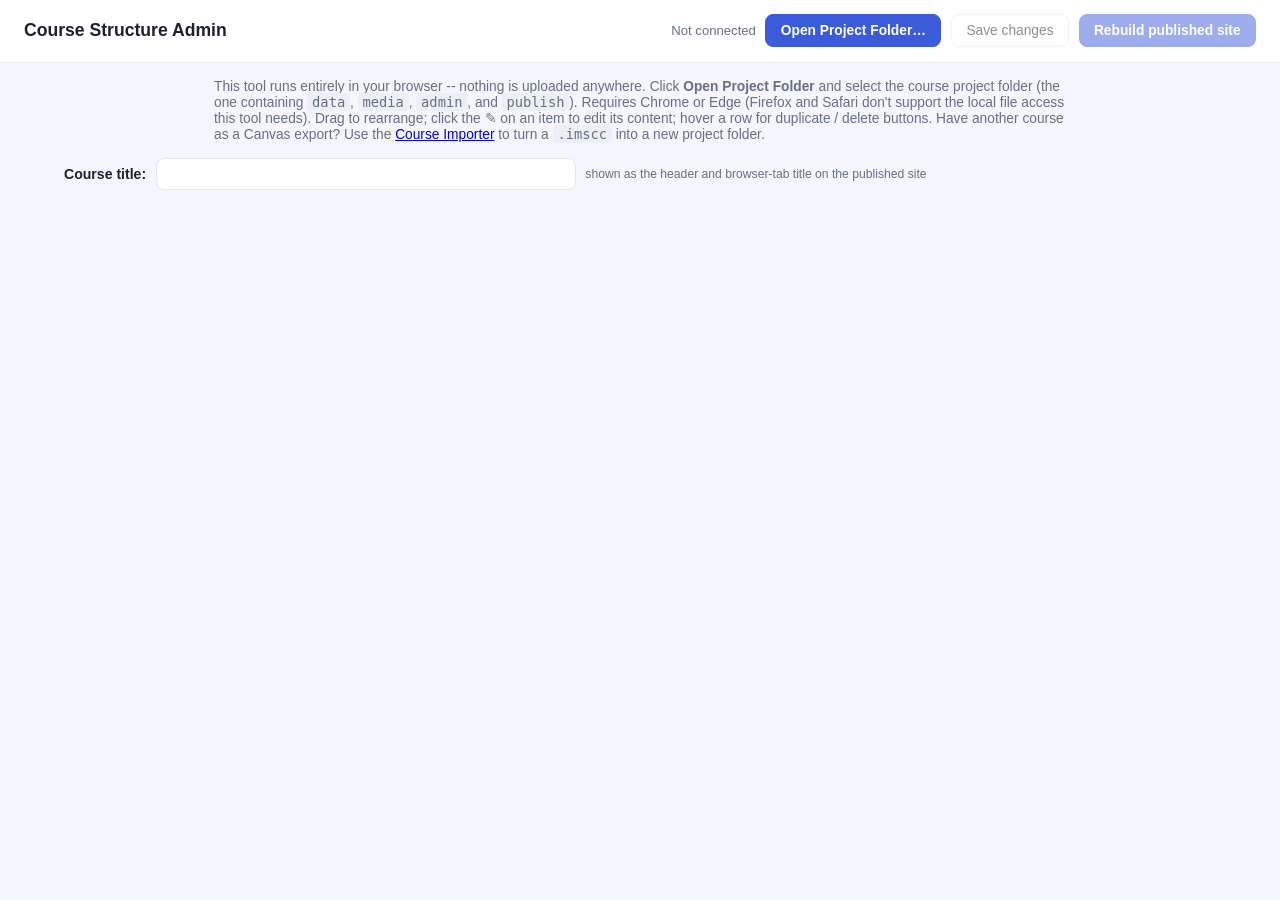
<file: admin/index.html>
<!DOCTYPE html>
<html lang="en">
<head>
<meta charset="utf-8">
<meta name="viewport" content="width=device-width, initial-scale=1">
<title>Course Admin</title>
<link rel="stylesheet" href="admin.css">
</head>
<body>
<header class="admin-header">
  <h1>Course Structure Admin</h1>
  <div class="admin-actions">
    <span id="status" class="status">Not connected</span>
    <button id="btn-open" class="btn btn--primary" type="button">Open Project Folder&hellip;</button>
    <button id="btn-save" class="btn" type="button" disabled>Save changes</button>
    <button id="btn-rebuild" class="btn btn--primary" type="button" disabled>Rebuild published site</button>
  </div>
</header>
<p class="hint" id="hint">
  This tool runs entirely in your browser -- nothing is uploaded anywhere. Click
  <strong>Open Project Folder</strong> and select the course project folder (the one containing
  <code>data</code>, <code>media</code>, <code>admin</code>, and <code>publish</code>). Requires
  Chrome or Edge (Firefox and Safari don't support the local file access this tool needs).
  Drag to rearrange; click the &#9998; on an item to edit its content; hover a row for
  duplicate / delete buttons. Have another course as a Canvas export? Use the
  <a href="import.html">Course Importer</a> to turn a <code>.imscc</code> into a new project folder.
</p>
<div id="course-bar" class="course-bar" hidden>
  <label for="course-title"><strong>Course title:</strong></label>
  <input id="course-title" type="text" spellcheck="false">
  <span class="course-bar__note">shown as the header and browser-tab title on the published site</span>
</div>
<div id="board" class="board"></div>
<pre id="log" class="log" hidden></pre>

<!-- ============ content editor overlay ============ -->
<div id="ed-overlay" class="ed-overlay" hidden>
  <div class="ed-backdrop"></div>
  <div class="ed-dialog">
    <div class="ed-head">
      <input id="ed-title" class="ed-title" type="text" placeholder="Item title" spellcheck="false">
      <span id="ed-kind" class="item-kind"></span>
      <button id="ed-html-toggle" class="btn" type="button" title="Switch between visual editing and raw HTML">&lt;/&gt; HTML</button>
    </div>
    <div class="ed-toolbar" id="ed-toolbar">
      <button type="button" data-cmd="undo" title="Undo (Ctrl+Z)">&#8630;</button>
      <button type="button" data-cmd="redo" title="Redo (Ctrl+Y)">&#8631;</button>
      <span class="ed-sep"></span>
      <select id="ed-block" title="Paragraph style">
        <option value="">Style</option>
        <option value="P">Paragraph</option>
        <option value="H2">Heading 2</option>
        <option value="H3">Heading 3</option>
        <option value="H4">Heading 4</option>
        <option value="PRE">Code block</option>
        <option value="BLOCKQUOTE">Quote</option>
      </select>
      <select id="ed-font" title="Typeface">
        <option value="">Font</option>
        <option value="inherit">(default)</option>
        <option value="Arial, Helvetica, sans-serif" style="font-family: Arial, Helvetica, sans-serif;">Arial</option>
        <option value="Verdana, Geneva, sans-serif" style="font-family: Verdana, Geneva, sans-serif;">Verdana</option>
        <option value="'Trebuchet MS', sans-serif" style="font-family: 'Trebuchet MS', sans-serif;">Trebuchet MS</option>
        <option value="Georgia, serif" style="font-family: Georgia, serif;">Georgia</option>
        <option value="'Times New Roman', Times, serif" style="font-family: 'Times New Roman', Times, serif;">Times New Roman</option>
        <option value="'Courier New', Courier, monospace" style="font-family: 'Courier New', Courier, monospace;">Courier New</option>
        <option value="'Comic Sans MS', cursive" style="font-family: 'Comic Sans MS', cursive;">Comic Sans MS</option>
      </select>
      <select id="ed-size" title="Text size">
        <option value="">Size</option>
        <option value="inherit">(default)</option>
        <option value="8pt">8 pt</option>
        <option value="10pt">10 pt</option>
        <option value="12pt">12 pt</option>
        <option value="14pt">14 pt</option>
        <option value="18pt">18 pt</option>
        <option value="24pt">24 pt</option>
        <option value="36pt">36 pt</option>
      </select>
      <span class="ed-sep"></span>
      <button type="button" data-cmd="bold" title="Bold (Ctrl+B)"><b>B</b></button>
      <button type="button" data-cmd="italic" title="Italic (Ctrl+I)"><i>I</i></button>
      <button type="button" data-cmd="underline" title="Underline (Ctrl+U)"><u>U</u></button>
      <button type="button" data-cmd="strikeThrough" title="Strikethrough"><s>S</s></button>
      <button type="button" data-cmd="inlinecode" title="Wrap selection in inline code">&lt;/&gt;</button>
      <button type="button" data-cmd="removeFormat" title="Clear formatting">T&#10799;</button>
      <span class="ed-sep"></span>
      <button type="button" data-cmd="insertUnorderedList" title="Bulleted list">&bull; List</button>
      <button type="button" data-cmd="insertOrderedList" title="Numbered list">1. List</button>
      <button type="button" data-cmd="outdent" title="Decrease indent">&#8676;</button>
      <button type="button" data-cmd="indent" title="Increase indent">&#8677;</button>
      <span class="ed-sep"></span>
      <button type="button" data-cmd="link" title="Insert link">&#128279;</button>
      <button type="button" data-cmd="unlink" title="Remove link">Unlink</button>
      <button type="button" data-cmd="image" title="Insert image from the media library">&#128444;</button>
      <button type="button" data-cmd="table" title="Insert table">&#8862;</button>
      <button type="button" data-cmd="insertHorizontalRule" title="Horizontal line">&#8213;</button>
    </div>
    <div id="ed-visual" class="ed-visual" contenteditable="true" spellcheck="false"></div>
    <textarea id="ed-html" class="ed-html" hidden spellcheck="false"></textarea>
    <div id="ed-imgtool" class="ed-float" hidden>
      <label>Width <input id="imgtool-w" type="number" min="10" max="3000"> px</label>
      <button type="button" data-imgpct="25">25%</button>
      <button type="button" data-imgpct="50">50%</button>
      <button type="button" data-imgpct="100">100%</button>
      <button type="button" id="imgtool-reset" title="Back to the image's natural size">Reset</button>
    </div>
    <div id="ed-tbltool" class="ed-float" hidden>
      <label>Table width <input id="tbltool-w" type="text" placeholder="600 or 80%"></label>
      <button type="button" id="tbltool-100">100%</button>
      <button type="button" id="tbltool-auto">Auto</button>
      <button type="button" id="tbltool-clear" title="Remove every width setting from this table and its cells">Clear sizes</button>
      <span class="ed-float__hint">Tip: drag a cell's right border to resize columns</span>
    </div>
    <div class="ed-foot">
      <span class="ed-hint">Tip: paste or drag images straight into the editor &mdash; they're saved into the media folder automatically.</span>
      <button id="ed-cancel" class="btn" type="button">Cancel</button>
      <button id="ed-apply" class="btn btn--primary" type="button">Apply</button>
    </div>
  </div>
</div>

<!-- ============ media picker overlay ============ -->
<div id="mp-overlay" class="mp-overlay" hidden>
  <div class="mp-backdrop"></div>
  <div class="mp-dialog">
    <div class="mp-head">
      <strong>Insert image</strong>
      <input id="mp-filter" type="text" placeholder="Filter by file name&hellip;" spellcheck="false">
      <button id="mp-upload" class="btn" type="button" title="Copy a new image into the media folder">Upload new&hellip;</button>
      <button id="mp-close" class="btn" type="button">Cancel</button>
    </div>
    <div id="mp-grid" class="mp-grid"></div>
  </div>
</div>

<script src="admin.js"></script>
</body>
</html>
</file>
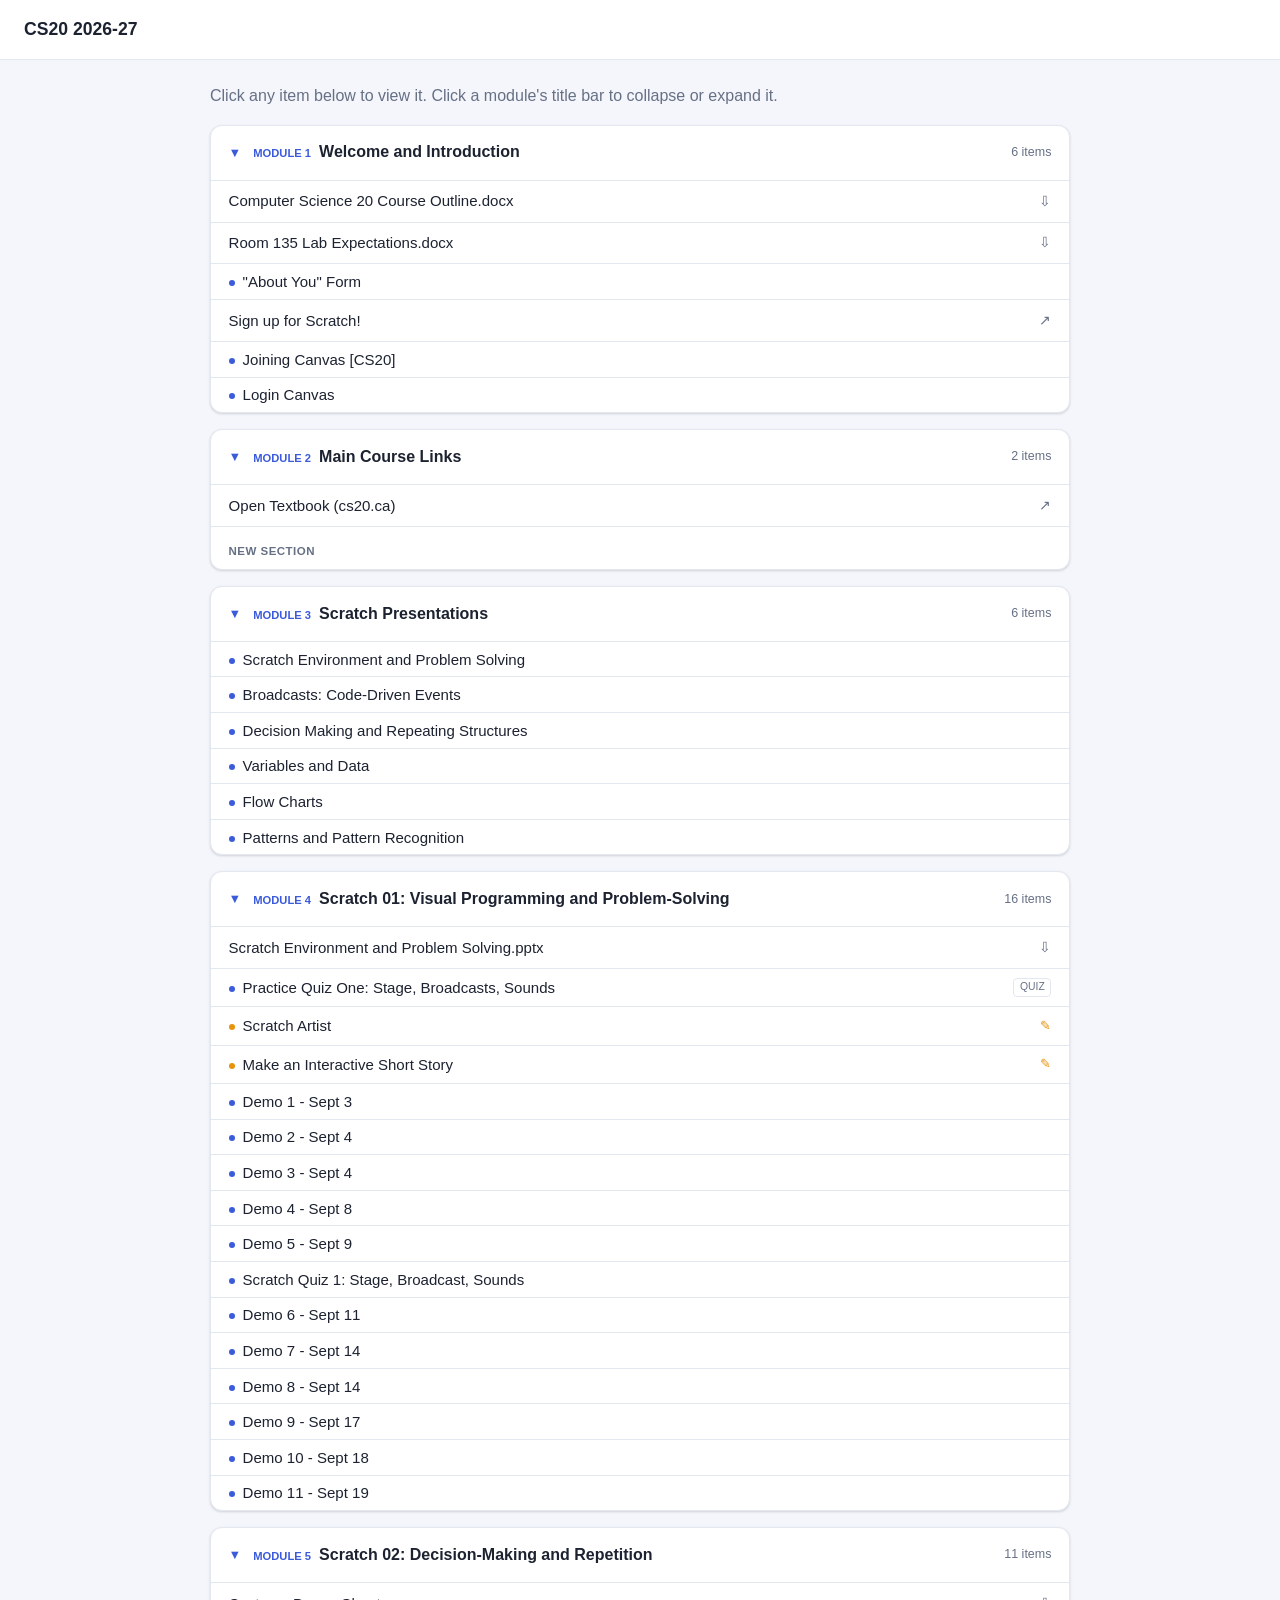
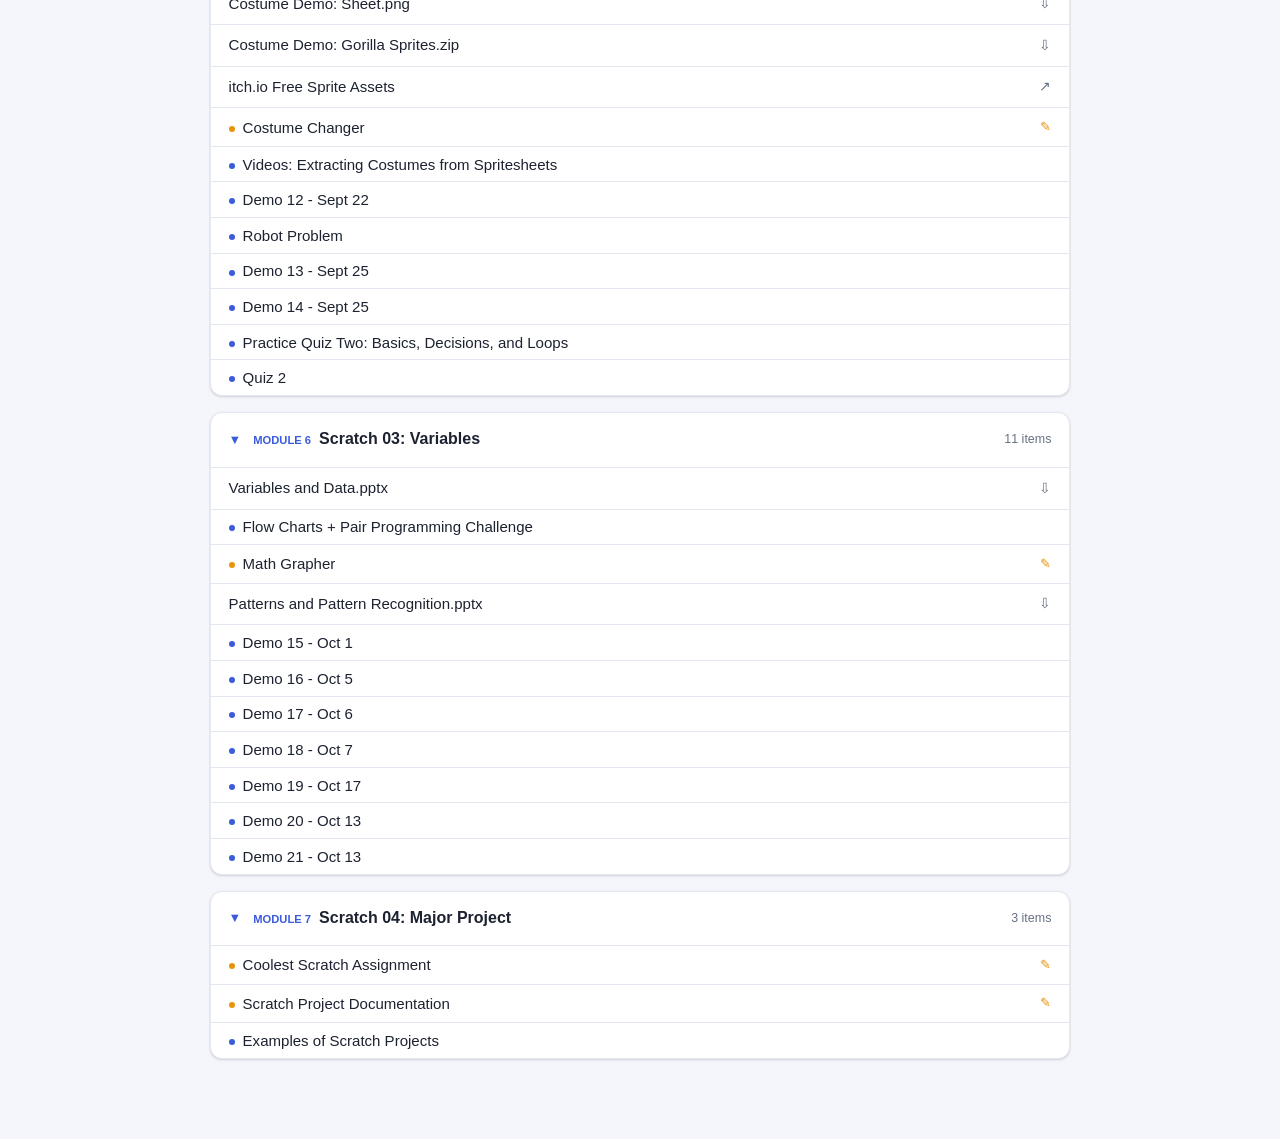
<file: publish/index.html>
<!DOCTYPE html>
<html lang="en">
<head>
<meta charset="utf-8">
<meta name="viewport" content="width=device-width, initial-scale=1">
<meta name="robots" content="noindex, nofollow, noarchive">
<title>CS20 2026-27</title>
<link rel="stylesheet" href="styles.css">
</head>
<body>
<header class="site-header">
  <span class="site-title">CS20 2026-27</span>
</header>

<main class="page-content">
  <p class="subtitle">Click any item below to view it. Click a module's title bar to collapse or expand it.</p>
  <div id="app"><p class="empty-note">Loading&hellip;</p></div>
</main>

<div id="item-overlay" class="overlay" hidden aria-hidden="true">
  <div class="overlay__backdrop" data-close></div>
  <div class="overlay__dialog" role="dialog" aria-modal="true" aria-labelledby="overlay-title">
    <div class="overlay__header">
      <h2 id="overlay-title" class="overlay__title"></h2>
      <button type="button" class="overlay__close" data-close aria-label="Close">&times;</button>
    </div>
    <div class="overlay__body"></div>
  </div>
</div>

<script id="site-data" type="application/json">{"site_title":"CS20 2026-27","modules":[{"id":"g91845993c5064874e3d78a3e156b6e75","slug":"01-welcome-and-introduction","title":"Welcome and Introduction","order":1,"items":[{"id":"g5f129f042e77a95aba22c080552499b5","kind":"file","title":"Computer Science 20 Course Outline.docx","nav_title":"Computer Science 20 Course Outline.docx","position":1,"published":true,"media_path":"media/web_resources/Computer-Science-20-Course-Outline.docx"},{"id":"g2e695c84068c3343bb5f97deb6b3b6ed","kind":"file","title":"Room 135 Lab Expectations.docx","nav_title":"Room 135 Lab Expectations.docx","position":2,"published":true,"media_path":"media/web_resources/Room-135-Lab-Expectations.docx"},{"id":"g63b6350ac749ba6158b2c3bce8c93046","kind":"page","title":"\"About You\" Form","nav_title":"\"About You\" Form","position":3,"published":true,"content_html":"<p><iframe src=\"https://docs.google.com/forms/d/e/1FAIpQLSegaIl3focUOhDIU2Z-i2d3DQUKVy0K6PmfbZacE_JIu9_ziQ/viewform?embedded=true\" width=\"840\" height=\"962\" loading=\"lazy\"></iframe></p>\n\n"},{"id":"g382d8461d7e0bd6464fedabca067cbf5","kind":"weblink","title":"Sign up for Scratch!","nav_title":"Sign up for Scratch!","position":4,"published":true,"external_url":"https://scratch.mit.edu/signup/3jywhjmxn"},{"id":"g3b429bb770b211b02804e713a442ec9d","kind":"page","title":"Joining Canvas [CS20]","nav_title":"Joining Canvas [CS20]","position":5,"published":true,"content_html":"<p><span style=\"font-size: 18pt;\"><strong>If you've never used Canvas</strong>, go here:</span><br><span style=\"font-size: 18pt;\">canvaslite.instructure.com/register</span><br><span style=\"font-size: 18pt;\">join code:&nbsp;</span><strong style=\"font-weight: bold; color: rgb(39, 53, 64); font-family: &quot;Lato Extended&quot;, Lato, &quot;Helvetica Neue&quot;, Helvetica, Arial, sans-serif; font-size: 24px;\">JHEPA6</strong></p>\n<p><span style=\"font-size: 18pt;\">&nbsp;</span></p>\n<p><span style=\"font-size: 18pt;\"><strong>If you already have an account, sign in, then go here:</strong></span><br><br></p>\n<p><strong style=\"font-weight: bold; color: rgb(39, 53, 64); font-family: &quot;Lato Extended&quot;, Lato, &quot;Helvetica Neue&quot;, Helvetica, Arial, sans-serif; font-size: 24px;\"><a href=\"https://canvaslite.instructure.com/enroll/JHEPA6\" target=\"_blank\" rel=\"noopener\" style=\"color: rgb(14, 104, 179);\">https://canvaslite.instructure.com/enroll/JHEPA6</a></strong></p>\n<p>&nbsp;</p>\n\n"},{"id":"gba8a4a51b47f468596be711541a1c937","kind":"page","title":"New Page","nav_title":"Login Canvas","published":true,"content_html":"<a href=\"canvaslite.instructure.com\">canvaslite.instructure.com</a><p></p>"}]},{"id":"g44c03d1d0c799656da381e8cfdee834a","slug":"02-main-course-links","title":"Main Course Links","order":2,"items":[{"id":"gef8b66026b10be316510479917f5d6aa","kind":"weblink","title":"Open Textbook (cs20.ca)","nav_title":"Open Textbook (cs20.ca)","position":3,"published":true,"external_url":"https://cs20.ca"},{"id":"g4f435305b4a245c1b36dba31af562ca7","kind":"divider","title":"New Section","nav_title":"","published":true}]},{"id":"gecb79ca1d84195a6ddda061e450b7282","slug":"03-scratch-presentations","title":"Scratch Presentations","order":3,"items":[{"id":"gefa27eaddf6ed7d7cf647fe640f49387","kind":"page","title":"Scratch Environment and Problem Solving","nav_title":"Scratch Environment and Problem Solving","position":1,"published":true,"content_html":"<iframe src=\"https://docs.google.com/presentation/d/1h1kareIz2HPio5z1AHoqVAen3pp8zlx0Q4YoVPjZuzk/embed?start=false&amp;loop=false&amp;delayms=3000\" frameborder=\"0\" width=\"960\" height=\"569\" allowfullscreen=\"true\" mozallowfullscreen=\"true\" webkitallowfullscreen=\"true\" loading=\"lazy\"></iframe>\n\n"},{"id":"g72fc221d8c5d105eb574b8a34b6f7d8b","kind":"page","title":"Broadcasts: Code-Driven Events","nav_title":"Broadcasts: Code-Driven Events","position":2,"published":true,"content_html":"<p><iframe src=\"https://docs.google.com/presentation/d/e/2PACX-1vTC4f3h_jIHjVho5fzK0w4WyRMAMg6pt_AFoMKnBts4vqLBvua6BbgcfkN4BczFYgPj5TgxGNMBY3Nx/embed?start=false&amp;loop=false&amp;delayms=3000\" width=\"960\" height=\"569\" allowfullscreen=\"allowfullscreen\" webkitallowfullscreen=\"webkitallowfullscreen\" mozallowfullscreen=\"mozallowfullscreen\" loading=\"lazy\"></iframe></p>\n\n"},{"id":"g418b035d03d4898d0bc45727f1b50308","kind":"page","title":"Decision Making and Repeating Structures","nav_title":"Decision Making and Repeating Structures","position":3,"published":true,"content_html":"<iframe src=\"https://docs.google.com/presentation/d/1YuTFR_l0MJGR2ZD04QWhsULujAVp0Tmd2RtA2Odv9-g/embed?start=false&amp;loop=false&amp;delayms=3000\" frameborder=\"0\" width=\"960\" height=\"569\" allowfullscreen=\"true\" mozallowfullscreen=\"true\" webkitallowfullscreen=\"true\" loading=\"lazy\"></iframe>\n\n"},{"id":"gdd5cf817a0a21dda20a8e6f5428e7aac","kind":"page","title":"Variables and Data","nav_title":"Variables and Data","position":4,"published":true,"content_html":"<p><iframe src=\"https://docs.google.com/presentation/d/e/2PACX-1vQbWUm28rIuwCt0nmw1z0nyERg2GbLlaSsi6uoE1bIlUu6kb9hv5I4im4JaQhGPL6qLDSY4NrkPs2r3/embed?start=false&amp;loop=false&amp;delayms=3000\" width=\"960\" height=\"569\" allowfullscreen=\"allowfullscreen\" webkitallowfullscreen=\"webkitallowfullscreen\" mozallowfullscreen=\"mozallowfullscreen\" loading=\"lazy\"></iframe></p>\n\n"},{"id":"g531f258fb3a7463123819bf52a55a587","kind":"page","title":"Flow Charts","nav_title":"Flow Charts","position":5,"published":true,"content_html":"<p><iframe src=\"https://docs.google.com/presentation/d/e/2PACX-1vS-7HBBDjWRoZrNsJVhiI6aMYxX1BnA4aeMcUyeugLn5svZFzrOYYbJYjQDg0qKssxdZOwnrcm1fZbp/embed?start=false&amp;loop=false&amp;delayms=3000\" width=\"960\" height=\"569\" allowfullscreen=\"allowfullscreen\" webkitallowfullscreen=\"webkitallowfullscreen\" mozallowfullscreen=\"mozallowfullscreen\" loading=\"lazy\"></iframe></p>\n\n"},{"id":"g76a7b74488c2b9eacfb9b411606f38b7","kind":"page","title":"Patterns and Pattern Recognition","nav_title":"Patterns and Pattern Recognition","position":6,"published":true,"content_html":"<iframe src=\"https://docs.google.com/presentation/d/e/2PACX-1vQ6LQKnFaMMW2TGtBa4PAkWSAhmEDO2Q3li4FWln0_ig5EVpU13b9eRO3av9QzzRo0Y2R8eIwB54L63/embed?start=false&amp;loop=false&amp;delayms=3000\" frameborder=\"0\" width=\"960\" height=\"569\" allowfullscreen=\"true\" mozallowfullscreen=\"true\" webkitallowfullscreen=\"true\" loading=\"lazy\"></iframe>\n\n"}]},{"id":"gdcd327faba249ba761dbab487cb3232c","slug":"04-scratch-01-visual-programming-and-problem-solving","title":"Scratch 01:  Visual Programming and Problem-Solving","order":4,"items":[{"id":"g19b772f0930e01ce379854a4d39d0b98","kind":"file","title":"Scratch Environment and Problem Solving.pptx","nav_title":"Scratch Environment and Problem Solving.pptx","position":1,"published":true,"media_path":"media/web_resources/Scratch-Environment-and-Problem-Solving.pptx"},{"id":"gaf5e2a20b8a9e1de94bc40c4ca141a03","kind":"quiz","title":"Practice Quiz One:  Stage, Broadcasts, Sounds","nav_title":"Practice Quiz One:  Stage, Broadcasts, Sounds","position":2,"published":true,"content_html":"<div class=\"item-meta\"><span class=\"meta-points\"><strong>Points:</strong> 6.0</span></div><p>This practice quiz is connected to our first few days of class, and will help prepare you for the first graded quiz!</p><div class=\"qz-questions\">\n<div class=\"qz-question\"><h3 class=\"qz-qtitle\">Scratch - Stage</h3>\n<div class=\"qz-qtext\"><div>\n<p><span>Assuming a stage width of </span><span>4</span><span>8</span><span>0</span><span> and a stage height of </span><span>3</span><span>6</span><span>0</span><span>,</span><span> what is the current y-position of Scratch?</span></p>\n<p><span><img src=\"https://sps.blackboard.com/bbcswebdav/xid-1294534_1\" alt=\"\" width=\"324\" height=\"269\" loading=\"lazy\"></span></p>\n<p><img src=\"media/web_resources/W01-Q-04-.JPG\" alt=\"Stage Question\" loading=\"lazy\"></p>\n</div></div>\n<ul class=\"qz-choices\">\n<li class=\"qz-choice qz-correct\"><span class=\"qz-mark\">&#10003;</span> 90</li>\n<li class=\"qz-choice\"><span class=\"qz-mark\"></span> 0</li>\n<li class=\"qz-choice\"><span class=\"qz-mark\"></span> 360</li>\n<li class=\"qz-choice\"><span class=\"qz-mark\"></span> -180</li>\n</ul>\n</div>\n<div class=\"qz-question\"><h3 class=\"qz-qtitle\">Scratch - Stage</h3>\n<div class=\"qz-qtext\"><div>\n<p><span>Assuming a stage width of 480 and a stage height of 360, what is the current </span><strong>x-position</strong><span> of Scratch?</span></p>\n<p><img src=\"media/web_resources/assessment_questions/W01-Q-06.JPG\" alt=\"\" data-decorative=\"true\" loading=\"lazy\"></p>\n</div></div>\n<ul class=\"qz-choices\">\n<li class=\"qz-choice qz-correct\"><span class=\"qz-mark\">&#10003;</span> 240</li>\n<li class=\"qz-choice\"><span class=\"qz-mark\"></span> 480</li>\n<li class=\"qz-choice\"><span class=\"qz-mark\"></span> -120</li>\n<li class=\"qz-choice\"><span class=\"qz-mark\"></span> 0</li>\n</ul>\n</div>\n<div class=\"qz-question\"><h3 class=\"qz-qtitle\">Question</h3>\n<div class=\"qz-qtext\"><div>\n<p>What type of program behavior would you expect to happen when the following script is manually activated?</p>\n<p><img src=\"media/web_resources/assessment_questions/if.JPG\" alt=\"if.JPG\" width=\"299\" height=\"195\" loading=\"lazy\"></p>\n</div></div>\n<ul class=\"qz-choices\">\n<li class=\"qz-choice qz-correct\"><span class=\"qz-mark\">&#10003;</span> Short movement by sprite and a possible rotation.</li>\n<li class=\"qz-choice\"><span class=\"qz-mark\"></span> Sprite will move back and forth across the screen.</li>\n<li class=\"qz-choice\"><span class=\"qz-mark\"></span> Sprite will move across screen and turn 90 to the right each time it hits a wall.</li>\n<li class=\"qz-choice\"><span class=\"qz-mark\"></span> No action</li>\n</ul>\n</div>\n<div class=\"qz-question\"><h3 class=\"qz-qtitle\">Scratch - Broadcast Events</h3>\n<div class=\"qz-qtext\"><div>\n<p>Predict the behavior of the following scripts when the green flag is clicked.</p>\n<p><img src=\"media/web_resources/Scratch-Q01P-01.PNG\" alt=\"\" width=\"581\" height=\"373\" data-decorative=\"true\" loading=\"lazy\"></p>\n</div></div>\n<ul class=\"qz-choices\">\n<li class=\"qz-choice qz-correct\"><span class=\"qz-mark\">&#10003;</span> The sprite will say &quot;Beta&quot; followed by &quot;Charlie&quot;</li>\n<li class=\"qz-choice\"><span class=\"qz-mark\"></span> The sprite will say &quot;Alpha&quot;, followed by &quot;Beta&quot;, followed by &quot;Charlie&quot;</li>\n<li class=\"qz-choice\"><span class=\"qz-mark\"></span> The sprite will say &quot;Charlie&quot; only</li>\n<li class=\"qz-choice\"><span class=\"qz-mark\"></span> The sprite will say &quot;Beta&quot; only</li>\n<li class=\"qz-choice\"><span class=\"qz-mark\"></span> The sprite will say &quot;Alpha&quot; only</li>\n<li class=\"qz-choice\"><span class=\"qz-mark\"></span> The sprite will continuously say &quot;Alpha&quot;, &quot;Beta&quot;, &quot;Charlie&quot; over and over forever.</li>\n</ul>\n</div>\n</div>"},{"id":"g71961a6a70278d18dc49a324d707a36d","kind":"assignment","title":"Scratch Artist","nav_title":"Scratch Artist","position":3,"published":true,"content_html":"<div class=\"item-meta\"><span class=\"meta-points\"><strong>Points:</strong> 10.0</span> &middot; <span class=\"meta-submission\"><strong>Submission type:</strong> online upload</span> &middot; <span class=\"meta-ext\"><strong>Allowed file types:</strong> sb3</span></div><p dir=\"ltr\"><img src=\"media/web_resources/Uploaded-Media/artist.PNG\" alt=\"artist.PNG\" data-api-endpoint=\"https://canvas.instructure.com/api/v1/courses/10266881/files/268938327\" data-api-returntype=\"File\" loading=\"lazy\"></p>\n<p dir=\"ltr\">This will add all of the pen blocks that you’ll need for this project.</p>\n<p><br><br></p>\n<p dir=\"ltr\"><span style=\"font-size: 18pt;\"><strong>Base Feature Requirements</strong></span></p>\n<p>&nbsp;</p>\n<p dir=\"ltr\"><i>Completing the following basic features will allow for a maximum grade of 9/10. The remaining Challenge Features will account for the remaining 1 mark.</i></p>\n<p>&nbsp;</p>\n<ol>\n<li dir=\"ltr\">\n<p dir=\"ltr\">Create a program that features one sprite (choose any that you want). When the green flag is pressed, this sprite should begin at the origin (0,0), and choose a random direction to move automatically<br><br></p>\n<ul>\n<li dir=\"ltr\">\n<p dir=\"ltr\">As it moves, it should use the pen to draw a trail of its motion.</p>\n</li>\n<li dir=\"ltr\">\n<p dir=\"ltr\">Whenever an edge of the stage is encountered, the sprite should bounce.</p>\n</li>\n<li dir=\"ltr\">Movement must use the&nbsp;<strong>move</strong><strong> block.</strong>&nbsp; No <span style=\"text-decoration: underline;\">glides</span> or <span style=\"text-decoration: underline;\">goto</span> blocks for this feature.</li>\n</ul>\n<br>\n<p>&nbsp;</p>\n</li>\n</ol>\n<ol start=\"2\">\n<li dir=\"ltr\">\n<p dir=\"ltr\">This project should include both<span>&nbsp;</span><strong>background<span>&nbsp;</span></strong><strong>music<span>&nbsp;</span></strong>as well as<span>&nbsp;</span><strong>sound<span>&nbsp;</span></strong><strong>effects</strong>.<br><br></p>\n<ul>\n<li dir=\"ltr\">\n<p dir=\"ltr\">When the green flag is pressed, start some background music. This should play continually until the user stops the program.</p>\n</li>\n<li dir=\"ltr\">\n<p dir=\"ltr\">Have a sound effect play whenever the sprite bounces on the edges of the stage<br>&nbsp; &nbsp; &nbsp; <span style=\"color: #e03e2d;\">HINT:</span>&nbsp; &nbsp;<span style=\"color: #7e8c8d;\">The <img src=\"media/web_resources/Uploaded-Media/Scratch-If-on-edge-bounce.PNG\" alt=\"Scratch - If on edge bounce.PNG\" width=\"127\" height=\"53\" data-api-endpoint=\"https://canvas.instructure.com/api/v1/courses/10266881/files/269192261\" data-api-returntype=\"File\" loading=\"lazy\"> is needed, but you have your program handle the sound effect&nbsp;<strong>first.</strong> This is because the \"bounce\" action spins the character and often they will no longer be touching the edge. Use <img src=\"media/web_resources/Uploaded-Media/Scratch-If-touching-edge.PNG\" alt=\"Scratch - If touching edge.PNG\" width=\"214\" height=\"87\" data-api-endpoint=\"https://canvas.instructure.com/api/v1/courses/10266881/files/269192398\" data-api-returntype=\"File\" loading=\"lazy\"> to help with adding a sound effect each time the sprite runs into the edge of the stage.</span></p>\n</li>\n</ul>\n<br>\n<p>&nbsp;</p>\n</li>\n</ol>\n<ol start=\"3\">\n<li dir=\"ltr\">\n<p dir=\"ltr\">Allow the pen characteristics to be modified by the user as follows:<br><br></p>\n<ul>\n<li dir=\"ltr\">\n<p dir=\"ltr\">The<strong><span>&nbsp;</span>Z key</strong><span>&nbsp;</span>will decrease the size of the pen</p>\n</li>\n<li dir=\"ltr\">\n<p dir=\"ltr\">The<strong><span>&nbsp;</span>X key</strong><span>&nbsp;</span>will increase the size of the pen</p>\n</li>\n<li dir=\"ltr\">\n<p dir=\"ltr\">The<strong><span>&nbsp;</span>C key</strong><span>&nbsp;</span>will change the colour of the pen</p>\n</li>\n<li>The<strong><span>&nbsp;</span>R key</strong><span>&nbsp;</span>will reset the drawing (erase all)</li>\n</ul>\n<br>\n<p>&nbsp;</p>\n</li>\n</ol>\n<p>&nbsp;</p>\n<p dir=\"ltr\"><span style=\"font-size: 18pt;\"><strong>Challenge Features</strong></span><br><br></p>\n<ol>\n<li dir=\"ltr\">\n<p dir=\"ltr\">Add a second sprite into the sketch, whose<span>&nbsp;</span><strong>movement will be controlled by the user</strong>.</p>\n<ul>\n<li dir=\"ltr\">\n<p dir=\"ltr\">Use the four arrow keys ( &nbsp;↑ ← ↓ → ) to control the sprite’s x-position and y-position.</p>\n</li>\n<li dir=\"ltr\">\n<p dir=\"ltr\">Use pen commands to make this sprite draw a line wherever it moves</p>\n</li>\n</ul>\n<p>&nbsp;</p>\n</li>\n<li>Allow this sprite’s <strong>pen size</strong> and <strong>pen colour </strong>to be changed whenever this sprite touches the other (bouncing) sprite, according to the following scheme:\n<ul>\n<li>If the user-controlled sprite is on the left half of the screen:\n<ul>\n<li>Change the pen size by 2</li>\n</ul>\n</li>\n<li>If the user-controlled sprite is on the right half of the screen:\n<ul>\n<li>Change the pen colour by 10</li>\n</ul>\n</li>\n</ul>\n</li>\n</ol>\n<p>&nbsp;</p>\n<p dir=\"ltr\">&nbsp;</p>\n\n"},{"id":"g0c3d2c9fc83798f3424d2eec9f96f4da","kind":"assignment","title":"Make an Interactive Short Story","nav_title":"Make an Interactive Short Story","position":4,"published":true,"content_html":"<div class=\"item-meta\"><span class=\"meta-points\"><strong>Points:</strong> 5.0</span> &middot; <span class=\"meta-submission\"><strong>Submission type:</strong> online upload</span> &middot; <span class=\"meta-ext\"><strong>Allowed file types:</strong> sb3,zip</span></div><p>To experiment with <i>creating your own events</i> <i>with broadcasts and taking user inpu</i><i>t</i>, create an interactive short story or play. Create characters, experiment with moving sprites around the stage – it’s up to you!</p>\n<p><strong><img src=\"media/web_resources/Uploaded-Media/Interactive-A2-01.PNG\" alt=\"Interactive A2 - 01.PNG\" width=\"708\" height=\"252\" data-api-endpoint=\"https://canvas.instructure.com/api/v1/courses/8596367/files/242887403\" data-api-returntype=\"File\" loading=\"lazy\"><br></strong></p>\n<p><strong>Base Features<br></strong></p>\n<ol>\n<li dir=\"ltr\">\n<p dir=\"ltr\">Within your story, you must include the following components:</p>\n<ul>\n<li dir=\"ltr\">\n<p dir=\"ltr\">At least one Backdrop</p>\n</li>\n<li dir=\"ltr\">\n<p dir=\"ltr\">At least two characters</p>\n</li>\n<li dir=\"ltr\">\n<p dir=\"ltr\">At least<strong> five broadcast statements</strong></p>\n</li>\n</ul>\n<p><span style=\"color: var(--ic-brand-font-color-dark); font-family: inherit; font-size: 1rem;\">Broadcasts must be named appropriately (“bear appears” rather than “message1\")<br><br></span></p>\n</li>\n<li dir=\"ltr\">\n<p><span style=\"color: var(--ic-brand-font-color-dark); font-family: inherit; font-size: 1rem;\">Ask the user at least one question (using the ask block)</span></p>\n</li>\n</ol>\n<div class=\"editor-indent\">\n<ul>\n<li style=\"list-style-type: none;\">\n<ul>\n<li>The <strong>answer to this question </strong>should be used in an IF or IF/ELSE statement so that the user’s response impacts what happens in the story.</li>\n</ul>\n</li>\n</ul>\n</div>\n<p><img src=\"media/web_resources/Uploaded-Media/Interactive-A2-02.PNG\" alt=\"Interactive A2 - 02.PNG\" data-api-endpoint=\"https://canvas.instructure.com/api/v1/courses/8596367/files/242887786\" data-api-returntype=\"File\" loading=\"lazy\"></p>\n<p><strong>Challenge Features</strong></p>\n<ol>\n<li dir=\"ltr\">\n<p dir=\"ltr\">Incorporate a second user-input question that is used in a condition</p>\n</li>\n<ul>\n<li dir=\"ltr\">\n<p dir=\"ltr\">Using the <strong>ask </strong>block for user-input</p>\n</li>\n<li dir=\"ltr\">\n<p dir=\"ltr\">Using the answer block inside an <strong>IF</strong> or<strong> IF/ELSE </strong>blocks<br><br></p>\n</li>\n</ul>\n<li dir=\"ltr\">\n<p dir=\"ltr\">Include some image or costume effects that are applied depending on the user’s input</p>\n</li>\n</ol>\n<p>&nbsp;</p>\n<p><strong>Outcomes</strong></p>\n<p>CP1, FP3</p>\n\n"},{"id":"g950486a827c541cbbff0f8a710f54008","kind":"page","title":"New Page","nav_title":"Demo 1 - Sept 3","published":true,"content_html":"<a href=\"https://scratch.mit.edu/projects/1127337218\">https://scratch.mit.edu/projects/1127337218</a><p></p>"},{"id":"gbdfbae7866fe49cfbe5a1efb67cd34d8","kind":"page","title":"New Page","nav_title":"Demo 2 - Sept 4","published":true,"content_html":"<a href=\"https://scratch.mit.edu/projects/1378135008\">https://scratch.mit.edu/projects/1378135008</a><p></p>"},{"id":"gba5bb81259b04fd5a52fed03624e476c","kind":"page","title":"New Page","nav_title":"Demo 3 - Sept 4","published":true,"content_html":"<a href=\"https://scratch.mit.edu/projects/1378139125\">https://scratch.mit.edu/projects/1378139125</a><p></p>"},{"id":"g0c8e156692d14d86b7dd7482a7e31037","kind":"page","title":"New Page","nav_title":"Demo 4 - Sept 8","published":true,"content_html":"https://scratch.mit.edu/projects/1379180215<p></p>"},{"id":"g107b43f2cd724b98b35a0fe09a2c76ed","kind":"page","title":"New Page","nav_title":"Demo 5 - Sept 9","published":true,"content_html":"<a href=\"https://scratch.mit.edu/projects/1379547482\">https://scratch.mit.edu/projects/1379547482</a><p></p>"},{"id":"gd573a6281d5e493bbd9a59d99eb3210c","kind":"page","title":"New Page","nav_title":"Scratch Quiz 1: Stage, Broadcast, Sounds","published":true,"content_html":"<a href=\"https://docs.google.com/forms/d/e/1FAIpQLScedvLwvCU6SBttZHm8q2va1PtP1KXKS8XFJz7DJw_8neM4dw/viewform?usp=publish-editor\">https://docs.google.com/forms/d/e/1FAIpQLScedvLwvCU6SBttZHm8q2va1PtP1KXKS8XFJz7DJw_8neM4dw/viewform?usp=publish-editor</a><p></p>"},{"id":"g2e8b0cc1c8264c4fbdcea8592968bafe","kind":"page","title":"New Page","nav_title":"Demo 6 - Sept 11","published":true,"content_html":"https://scratch.mit.edu/projects/1380267941<p></p>"},{"id":"g01b34341444346fbbf76b27a38759ddc","kind":"page","title":"New Page","nav_title":"Demo 7 - Sept 14","published":true,"content_html":"https://scratch.mit.edu/projects/1381071161<p></p>"},{"id":"g8f0260fb6c1c452ba2e028d08bfa2a30","kind":"page","title":"New Page","nav_title":"Demo 8 - Sept 14","published":true,"content_html":"<a href=\"https://scratch.mit.edu/projects/1381081390\">https://scratch.mit.edu/projects/1381081390</a><p></p>"},{"id":"g8808670fec9a4de1ad246c6c88db3989","kind":"page","title":"New Page","nav_title":"Demo 9 - Sept 17","published":true,"content_html":"<a href=\"https://scratch.mit.edu/projects/1217301680\">https://scratch.mit.edu/projects/1217301680</a><p></p>"},{"id":"g4b01ad51a1564a9e9a3fb5708784f3a8","kind":"page","title":"New Page","nav_title":"Demo 10 - Sept 18","published":true,"content_html":"<a href=\"https://scratch.mit.edu/projects/1382263776\">https://scratch.mit.edu/projects/1382263776</a>"},{"id":"g46afac96969648d2b47bf5ffbeefd705","kind":"page","title":"New Page","nav_title":"Demo 11 - Sept 19","published":true,"content_html":"<a href=\"https://scratch.mit.edu/projects/1382635331\">https://scratch.mit.edu/projects/1382635331</a><p></p>"}]},{"id":"g723b07093524102ff34fc22935e12d83","slug":"05-scratch-02-decision-making-and-repetition","title":"Scratch 02: Decision-Making and Repetition","order":5,"items":[{"id":"g46d23a5db0236ffac985e661c5235cb3","kind":"file","title":"Sheet.png","nav_title":"Costume Demo: Sheet.png","position":1,"published":true,"media_path":"media/web_resources/Sheet.png"},{"id":"g53af58e669bd7149167cf832846c9e3e","kind":"file","title":"Gorilla Sprites.zip","nav_title":"Costume Demo: Gorilla Sprites.zip","position":2,"published":true,"media_path":"media/web_resources/Gorilla-Sprites.zip"},{"id":"gca2254f1cb22cf3a04199e7e0ec5dfc4","kind":"weblink","title":"itch.io Free Sprite Assets","nav_title":"itch.io Free Sprite Assets","position":3,"published":true,"external_url":"https://itch.io/game-assets/free/tag-sprites"},{"id":"g1682351047766026f8293acd959d8342","kind":"assignment","title":"Costume Changer","nav_title":"Costume Changer","position":4,"published":true,"content_html":"<div class=\"item-meta\"><span class=\"meta-points\"><strong>Points:</strong> 10.0</span> &middot; <span class=\"meta-submission\"><strong>Submission type:</strong> online upload</span> &middot; <span class=\"meta-ext\"><strong>Allowed file types:</strong> sb3</span></div><p>This program should showcase your ability to create more complex animations through the use of sprite costumes.<br><img src=\"media/web_resources/Uploaded-Media/Scratch-M02-A02-I01.png\" alt=\"Scratch M02 - A02 - I01.png\" width=\"825\" height=\"184\" data-api-endpoint=\"https://canvas.instructure.com/api/v1/courses/8596367/files/241852529\" data-api-returntype=\"File\" loading=\"lazy\"><br>&nbsp;</p>\n<p><span style=\"font-size: 14pt;\"><strong>Base Features&nbsp;</strong></span></p>\n<ol style=\"list-style-type: decimal;\">\n<li>At least one sprite from the sprite library move around the stage autonomously (not controlled by the user) and cycle through its costumes appropriately. Make sure to choose a sprite that has more than one costume!<br><br>\n</li>\n<li>A sprite from a custom spritesheet should be controlled by user keyboard input (arrow keys).<br><br>\n<ul style=\"list-style-type: disc;\">\n<li>searching for \"spritesheet\" will yield many options. Refer to the videos below for how to rip images from a spritesheet and upload them to Scratch.</li>\n<li>animate this sprite by cycling through costumes using a repeat (loop) block.</li>\n<li>There must be at least 4 costumes in the animation that is continually being cycled.</li>\n</ul>\n</li>\n<li>\n<p>If you are working on a computer without any graphics applications installed, there are web-based alternatives. One option is <a href=\"https://www.photopea.com/\">https://www.photopea.com/</a></p>\n</li>\n<li>\n<p>Your program should use <strong>two different backdrops</strong>. One should be displayed when the sprite controlled by the user is on the left half of the stage, and the other should be used when that sprite is on the right half.</p>\n</li>\n</ol>\n<p>&nbsp;</p>\n<p><span style=\"font-size: 14pt;\"><strong>Challenge Features</strong></span></p>\n<ol>\n<li>\n<p>Add 2 additional \"actions\" (additional sets of animation frames)&nbsp; that are displayed through the use of different costumes and are activated by keyboard input.</p>\n<ul style=\"list-style-type: disc;\">\n<li>When no buttons are pressed, an&nbsp;<strong>idle animation</strong> should continue to loop</li>\n<li>You'll need to use some logic to distinguish between when&nbsp;<em>particular buttons are pressed</em> and&nbsp;<em>when those particular buttons are&nbsp;<strong>not pressed...</strong></em>\n</li>\n</ul>\n</li>\n</ol>\n<p>&nbsp;</p>\n<p><span style=\"font-size: 14pt;\"><strong>Sample Output</strong></span></p>\n<p><em>A solution may look something like this example:</em></p>\n<div>\n<div>\n<div id=\"id_videojs_626979d16e6d6_1\" title=\"gJKXc8uxObw\" role=\"region\" aria-label=\"Video Player\" data-setup-lazy=\"{&quot;techOrder&quot;: [&quot;youtube&quot;], &quot;sources&quot;: [{&quot;type&quot;: &quot;video/youtube&quot;, &quot;src&quot;:&quot;https://youtu.be/gJKXc8uxObw&quot;}], &quot;language&quot;: &quot;en&quot;, &quot;fluid&quot;: true}\">\n<div><iframe id=\"id_videojs_626979d16e6d6_1_youtube_api\" title=\"YouTube video player\" src=\"https://www.youtube.com/embed/gJKXc8uxObw?controls=0&amp;modestbranding=1&amp;rel=0&amp;showinfo=0&amp;loop=0&amp;fs=0&amp;hl=en&amp;enablejsapi=1&amp;origin=https%3A%2F%2Fmoodle4u.portagecollege.ca&amp;widgetid=1\" width=\"640\" height=\"360\" allowfullscreen=\"allowfullscreen\" allow=\"accelerometer; autoplay; clipboard-write; encrypted-media; gyroscope; picture-in-picture\" data-mce-fragment=\"1\" loading=\"lazy\"></iframe></div>\n</div>\n</div>\n</div>\n<p><br><br><span style=\"font-size: 14pt;\"><strong>How to Rip images from a Spritesheet</strong></span><br>Using Photoshop (if you have access to it):&nbsp; &nbsp; &nbsp;</p>\n<div>\n<div>\n<div id=\"id_videojs_626979d16e897_2\" title=\"watch\" role=\"region\" aria-label=\"Video Player\" data-setup-lazy=\"{&quot;techOrder&quot;: [&quot;youtube&quot;], &quot;sources&quot;: [{&quot;type&quot;: &quot;video/youtube&quot;, &quot;src&quot;:&quot;https://www.youtube.com/watch?v=Sbtq5qoeJFQ&quot;}], &quot;language&quot;: &quot;en&quot;, &quot;fluid&quot;: true}\">\n<div><iframe id=\"id_videojs_626979d16e897_2_youtube_api\" title=\"YouTube video player\" src=\"https://www.youtube.com/embed/Sbtq5qoeJFQ?controls=0&amp;modestbranding=1&amp;rel=0&amp;showinfo=0&amp;loop=0&amp;fs=0&amp;hl=en&amp;enablejsapi=1&amp;origin=https%3A%2F%2Fmoodle4u.portagecollege.ca&amp;widgetid=2\" width=\"640\" height=\"360\" allowfullscreen=\"allowfullscreen\" allow=\"accelerometer; autoplay; clipboard-write; encrypted-media; gyroscope; picture-in-picture\" data-mce-fragment=\"1\" loading=\"lazy\"></iframe></div>\n</div>\n</div>\n</div>\n<p>&nbsp;</p>\n<p>Using Photopea (free, web-based):&nbsp; &nbsp;</p>\n<div>\n<div>\n<iframe title=\"YouTube video player\" src=\"https://www.youtube.com/embed/YuIzYZ9UbJ0\" width=\"560\" height=\"315\" allowfullscreen=\"allowfullscreen\" allow=\"accelerometer; autoplay; clipboard-write; encrypted-media; gyroscope; picture-in-picture\" data-mce-fragment=\"1\" loading=\"lazy\"></iframe>\n<div>\n<p dir=\"ltr\">&nbsp;</p>\n<p id=\"yui_3_17_2_1_1650866815541_30\" dir=\"ltr\"><span style=\"font-family: verdana, geneva, sans-serif; font-size: 14pt;\"><strong>Submission Details</strong></span><br><br></p>\n<p style=\"padding-left: 40px;\" dir=\"ltr\">For this project, you should submit your work as a&nbsp;<strong>.sb3 file.</strong></p>\n<p style=\"padding-left: 40px;\" dir=\"ltr\">You can download the sb3 file directly from the scratch editor.&nbsp;&nbsp;<strong>File → Save to your Computer<br><br></strong><strong><img src=\"media/web_resources/Uploaded-Media/Scratch-Save-to-your-computer.png\" alt=\"Scratch - Save to your computer.png\" data-api-endpoint=\"https://canvas.instructure.com/api/v1/courses/8596367/files/241852364\" data-api-returntype=\"File\" loading=\"lazy\"><br>&nbsp;</strong></p>\n</div>\n</div>\n</div>\n\n"},{"id":"g3be3ffe98293ec6a0dd7631ca8f82e5a","kind":"page","title":"Videos: Extracting Costumes from Spritesheets","nav_title":"Videos: Extracting Costumes from Spritesheets","position":5,"published":true,"content_html":"<p><span style=\"font-size: 14pt;\"><strong>How to Rip images from a Spritesheet</strong></span></p>\n<p>Using Photopea (free, web-based):&nbsp; &nbsp;</p>\n<div>\n<div><iframe title=\"YouTube video player\" src=\"https://www.youtube.com/embed/YuIzYZ9UbJ0\" width=\"560\" height=\"315\" loading=\"lazy\" allowfullscreen=\"allowfullscreen\" allow=\"accelerometer; autoplay; clipboard-write; encrypted-media; gyroscope; picture-in-picture\" data-mce-fragment=\"1\"></iframe>\n<div>\n<p dir=\"ltr\">&nbsp;</p>\n</div>\n</div>\n</div>\n<p>Using Photoshop (if you have access to it):&nbsp; &nbsp; &nbsp;</p>\n<div>\n<div>\n<div id=\"id_videojs_626979d16e897_2\" title=\"watch\" role=\"region\" aria-label=\"Video Player\" data-setup-lazy=\"{&quot;techOrder&quot;: [&quot;youtube&quot;], &quot;sources&quot;: [{&quot;type&quot;: &quot;video/youtube&quot;, &quot;src&quot;:&quot;https://www.youtube.com/watch?v=Sbtq5qoeJFQ&quot;}], &quot;language&quot;: &quot;en&quot;, &quot;fluid&quot;: true}\">\n<div><iframe id=\"id_videojs_626979d16e897_2_youtube_api\" title=\"YouTube video player\" src=\"https://www.youtube.com/embed/Sbtq5qoeJFQ?controls=0&amp;modestbranding=1&amp;rel=0&amp;showinfo=0&amp;loop=0&amp;fs=0&amp;hl=en&amp;enablejsapi=1&amp;origin=https%3A%2F%2Fmoodle4u.portagecollege.ca&amp;widgetid=2\" width=\"640\" height=\"360\" loading=\"lazy\" allowfullscreen=\"allowfullscreen\" allow=\"accelerometer; autoplay; clipboard-write; encrypted-media; gyroscope; picture-in-picture\" data-mce-fragment=\"1\"></iframe></div>\n</div>\n</div>\n</div>\n<p>&nbsp;</p>\n\n"},{"id":"g10389b762d364a419b4cf6f0ae851da7","kind":"page","title":"New Page","nav_title":"Demo 12 - Sept 22","published":true,"content_html":"<a href=\"https://scratch.mit.edu/projects/1383412415\">https://scratch.mit.edu/projects/1383412415</a><p></p>"},{"id":"gf3c7a1f001674eadbafb3050409f5626","kind":"page","title":"New Page","nav_title":"Robot Problem","published":true,"content_html":"<a href=\"https://docs.google.com/presentation/d/e/2PACX-1vS40EeeXwmWbXSFXJATfFJK9uktAz1YD2m398sT4bWj-h8cvc747KpCeo9t9fBvG57PhMV4u1estFLr/pub?start=false&amp;loop=false&amp;delayms=3000&amp;slide=id.g26a271a4aae_0_10\">https://docs.google.com/presentation/d/e/2PACX-1vS40EeeXwmWbXSFXJATfFJK9uktAz1YD2m398sT4bWj-h8cvc747KpCeo9t9fBvG57PhMV4u1estFLr/pub?start=false&amp;loop=false&amp;delayms=3000&amp;slide=id.g26a271a4aae_0_10</a><p></p>"},{"id":"g324808176a7945e693fc8d67c9b437d7","kind":"page","title":"New Page","nav_title":"Demo 13 - Sept 25","published":true,"content_html":"<a href=\"https://scratch.mit.edu/projects/1385042374\">https://scratch.mit.edu/projects/1385042374</a><p></p>"},{"id":"ga84d333dbcfd4edca3f18a5f9e02286d","kind":"page","title":"New Page","nav_title":"Demo 14 - Sept 25","published":true,"content_html":"<a href=\"https://scratch.mit.edu/projects/1385047842\">https://scratch.mit.edu/projects/1385047842</a><p></p>"},{"id":"ge866d094ca9642e9af041431ddec24a2","kind":"page","title":"New Page","nav_title":"Practice Quiz Two: Basics, Decisions, and Loops","published":true,"content_html":"<a href=\"https://docs.google.com/forms/d/e/1FAIpQLSeGvueo04GhbL22ezHzRvNXaUkDCFXWEZUat3Mf3ymOf15g-g/viewform?usp=publish-editor\">https://docs.google.com/forms/d/e/1FAIpQLSeGvueo04GhbL22ezHzRvNXaUkDCFXWEZUat3Mf3ymOf15g-g/viewform?usp=publish-editor</a><p></p>"},{"id":"gf87e428bb1af469aba0fc78ffb45bacf","kind":"page","title":"New Page","nav_title":"Quiz 2","published":true,"content_html":"https://docs.google.com/forms/d/e/1FAIpQLSfFF1tUfZfUoULWMyJWriiyCL-Lyk91IRcYdboE7hLMZCFpvw/viewform?usp=dialog"}]},{"id":"g006dd7d12c54c4c6bb158178d01ffe26","slug":"06-scratch-03-variables","title":"Scratch 03: Variables","order":6,"items":[{"id":"g09d172fa889345812ea7979e738249a8","kind":"file","title":"Variables and Data.pptx","nav_title":"Variables and Data.pptx","position":2,"published":true,"media_path":"media/web_resources/Variables-and-Data.pptx"},{"id":"gbdbea40795ddfbf680df929bb128f874","kind":"page","title":"Flow Charts + Pair Programming Challenge","nav_title":"Flow Charts + Pair Programming Challenge","position":3,"published":true,"content_html":"<p><iframe src=\"https://docs.google.com/presentation/d/e/2PACX-1vS-7HBBDjWRoZrNsJVhiI6aMYxX1BnA4aeMcUyeugLn5svZFzrOYYbJYjQDg0qKssxdZOwnrcm1fZbp/embed?start=false&amp;loop=false&amp;delayms=3000\" width=\"960\" height=\"569\" allowfullscreen=\"allowfullscreen\" webkitallowfullscreen=\"webkitallowfullscreen\" mozallowfullscreen=\"mozallowfullscreen\" loading=\"lazy\"></iframe></p>\n\n"},{"id":"gd1a181af0e221341b0aa483f05733908","kind":"assignment","title":"Math Grapher","nav_title":"Math Grapher","position":4,"published":true,"content_html":"<div class=\"item-meta\"><span class=\"meta-points\"><strong>Points:</strong> 10.0</span> &middot; <span class=\"meta-submission\"><strong>Submission type:</strong> online upload</span> &middot; <span class=\"meta-ext\"><strong>Allowed file types:</strong> sb3</span></div><p><span style=\"font-size: 18pt;\"><strong>Slope of a Line:</strong></span></p>\n<p>The slope of a line tells us whether it is rising or falling, as well as how steep it is.<br><img src=\"media/web_resources/Uploaded-Media/Scratch-A01-I06.jpg\" alt=\"Scratch - A01 - I06.jpg\" data-api-endpoint=\"https://canvas.instructure.com/api/v1/courses/8596367/files/245750092\" data-api-returntype=\"File\" loading=\"lazy\"></p>\n<p><em>To complete this project, you’ll need to be able to calculate the slope of a line. Hopefully, this is a familiar operation, but if you’d like a refresher please check out the following video:</em></p>\n<p><iframe title=\"YouTube video player\" src=\"https://www.youtube.com/embed/WkspBxrzuZo?si=g4hvjnL0KnfQWpUc\" width=\"560\" height=\"315\" allowfullscreen=\"allowfullscreen\" allow=\"accelerometer; autoplay; clipboard-write; encrypted-media; gyroscope; picture-in-picture; web-share\" loading=\"lazy\"></iframe></p>\n<p><br><br><br><span style=\"font-size: 18pt;\"><strong>Adding the Pen Extension:</strong></span><strong></strong></p>\n<p>For this project, you’ll need to add the pen extension as you did earlier.<br><br><img src=\"media/web_resources/Uploaded-Media/Scratch-A-Extensions.png\" alt=\"Scratch - A - Extensions.png\" data-api-endpoint=\"https://canvas.instructure.com/api/v1/courses/8596367/files/245750145\" data-api-returntype=\"File\" loading=\"lazy\"><br><span><em>To add an extension, first, find the “add extension” button in the bottom left corner.</em></span></p>\n<p><span><em><br><img src=\"media/web_resources/Uploaded-Media/Scratch-A1-Pen-Extension.png\" alt=\"Scratch - A1 - Pen Extension.png\" data-api-endpoint=\"https://canvas.instructure.com/api/v1/courses/8596367/files/245750206\" data-api-returntype=\"File\" loading=\"lazy\"><br>Then choose the extension called “pen”.</em></span><em></em></p>\n<p><br><br><br><span style=\"font-size: 18pt;\"><strong>Base Features Requirements&nbsp;</strong></span></p>\n<ol style=\"list-style-type: decimal;\">\n<li>Create a program that begins by asking the user for <strong>4 inputs</strong>, and stores each in its own <strong>variable:</strong>\n<ul style=\"list-style-type: disc;\">\n<li>A X-value for the first point of a line segment</li>\n<li>A Y-value for the first point of a line segment</li>\n<li>A X-value for the second point of a line segment</li>\n<li>A Y-value for the second point of a line segment<br><br>\n</li>\n</ul>\n</li>\n<li>Once this data has been stored, have a sprite (which can be visible&nbsp;<strong>or</strong> invisible) draw that particular line segment on the screen using the&nbsp;<strong>pen blocks.</strong><br><br>\n</li>\n<li>Given the line drawn,&nbsp;<strong>calculate the slope of this line</strong> and store it in a variable.<br><br>\n</li>\n<li>Have your sprite report what the line's slope is for&nbsp;<strong>2 seconds.</strong>\n<ul style=\"list-style-type: disc;\">\n<li>If you've used the <strong>hide block</strong>, the say block won't show up on the stage!</li>\n<li>At this point, either make sure to&nbsp;<strong>show</strong> the sprite, or use <strong>set ghost effect to 100</strong> instead; this hides the sprite but still allows text to be displayed.<br><br>\n</li>\n</ul>\n</li>\n<li>At this point, the base features are complete!<br><br><br><br>\n</li>\n</ol>\n<p><span style=\"font-size: 18pt;\"><strong>Challenge Features Requirements&nbsp;</strong></span><em> (Parallelogram Area Calculator)<br><br></em>A <strong>Parallelogram </strong>can be created with <span style=\"text-decoration: underline;\">two sets of lines</span> that are <span style=\"text-decoration: underline;\">parallel to each other</span>. Expand the program above to add a horizontal line to both endpoints of the user’s original line segment. Then, add a copy of the original line segment to the end of these horizontal segments to complete a parallelogram. Lastly, report the area of this closed shape. Some additional explanation is below:<em><br></em></p>\n<ol style=\"list-style-type: decimal;\">\n<li><span>Draw Original Line Segment - If you've completed the <strong>base features</strong> then this is already done! See more details up there...<br><br></span></li>\n<li><span>Ask the user for a horizontal distance - store this value in a variable, then use it to draw two horizontal lines attached to each endpoint of the original line segment:<br><img src=\"media/web_resources/Uploaded-Media/Scratch-WO3-A02-I02.PNG\" alt=\"Scratch- WO3 - A02 - I02.PNG\" width=\"447\" height=\"215\" data-api-endpoint=\"https://canvas.instructure.com/api/v1/courses/8596367/files/245751296\" data-api-returntype=\"File\" loading=\"lazy\"><br><br></span></li>\n<li><span>Using that value, draw two horizontal lines segments of that length from each of the two existing endpoints (Remember, you should have these (x,y) locations stored in variables already)<br><img src=\"media/web_resources/Uploaded-Media/Scratch-WO3-A02-I03.PNG\" alt=\"Scratch- WO3 - A02 - I03.PNG\" data-api-endpoint=\"https://canvas.instructure.com/api/v1/courses/8596367/files/245751365\" data-api-returntype=\"File\" loading=\"lazy\"><br><br></span></li>\n<li><span>To finish the parallelogram, draw a line segment with the same length and slope as the first, but starting and ending at the free horizontal endpoints. (Note: the sprite that is enacting these scripts can be visible or hidden while drawing)<br><img src=\"media/web_resources/Uploaded-Media/Scratch-WO3-A02-I04a.PNG\" alt=\"Scratch- WO3 - A02 - I04a.PNG\" width=\"307\" height=\"149\" data-api-endpoint=\"https://canvas.instructure.com/api/v1/courses/8596367/files/245752229\" data-api-returntype=\"File\" loading=\"lazy\"> &nbsp;<img src=\"media/web_resources/Uploaded-Media/CSCR-WO3-A02-I04b.PNG\" alt=\"CSCR - WO3 - A02 - I04b.PNG\" width=\"298\" height=\"130\" data-api-endpoint=\"https://canvas.instructure.com/api/v1/courses/8596367/files/245752232\" data-api-returntype=\"File\" loading=\"lazy\"><br><br></span></li>\n<li><span>Once the shape has been drawn, calculate what the area of the parallelogram is. If you don’t have the formula memorized (I didn’t!), you may need to do an internet search to find it. It is very readily available. Calculate the area and store it in an appropriately-named variable.<br><br></span></li>\n<li><span>Lastly, have the sprite report what the area is. The sprite will need to be visible at this point in order for its speech bubble to be visible as well.<br><img src=\"media/web_resources/Uploaded-Media/Scratch-WO3-A02-I05.PNG\" alt=\"Scratch - WO3 - A02 - I05.PNG\" data-api-endpoint=\"https://canvas.instructure.com/api/v1/courses/8596367/files/245752341\" data-api-returntype=\"File\" loading=\"lazy\"><br></span></li>\n</ol>\n\n"},{"id":"g25b07154428d3494746d352b91fcee2f","kind":"file","title":"Patterns and Pattern Recognition.pptx","nav_title":"Patterns and Pattern Recognition.pptx","position":10,"published":true,"media_path":"media/web_resources/Patterns-and-Pattern-Recognition.pptx"},{"id":"g95604f97c5a5489eaf58060fde3a1563","kind":"page","title":"New Page","nav_title":"Demo 15 - Oct 1","published":true,"content_html":"<a href=\"https://scratch.mit.edu/projects/1387124243\">https://scratch.mit.edu/projects/1387124243</a><p></p>"},{"id":"gf18d93071b5b48cab95e6ec2d16090f7","kind":"page","title":"New Page","nav_title":"Demo 16 - Oct 5","published":true,"content_html":"https://scratch.mit.edu/projects/1388350777<p></p>"},{"id":"gf46f4fbf852947019e847f108081119b","kind":"page","title":"New Page","nav_title":"Demo 17 - Oct 6","published":true,"content_html":"<a href=\"https://scratch.mit.edu/projects/1388771072\">https://scratch.mit.edu/projects/1388771072</a><p></p>"},{"id":"g85c2165ab3c3405296a7bca58908e4c9","kind":"page","title":"New Page","nav_title":"Demo 18 - Oct 7","published":true,"content_html":"<a href=\"https://scratch.mit.edu/projects/1389196337\">https://scratch.mit.edu/projects/1389196337</a><p></p>"},{"id":"g54325f5fa03449a6aeeaf2d9dd9a0d3d","kind":"page","title":"New Page","nav_title":"Demo 19 - Oct 17","published":true,"content_html":"<a href=\"https://scratch.mit.edu/projects/1389205410\">https://scratch.mit.edu/projects/1389205410</a>"},{"id":"gb5f561232b294890ab9ee8718221137d","kind":"page","title":"New Page","nav_title":"Demo 20 - Oct 13","published":true,"content_html":"<a href=\"https://scratch.mit.edu/projects/1391215134\">https://scratch.mit.edu/projects/1391215134</a><p></p>"},{"id":"g0d8db7c016b94b7892a072f46462b599","kind":"page","title":"New Page","nav_title":"Demo 21 - Oct 13","published":true,"content_html":"<a href=\"https://scratch.mit.edu/projects/1391224836\">https://scratch.mit.edu/projects/1391224836</a><p></p>"}]},{"id":"g64f83bde275725d4a7f26c354a42fa1e","slug":"07-scratch-04-major-project","title":"Scratch 04: Major Project","order":7,"items":[{"id":"g0f7ae95d99d2bfbcce76603c66eaf4f8","kind":"assignment","title":"Coolest Scratch Assignment","nav_title":"Coolest Scratch Assignment","position":3,"published":true,"content_html":"<div class=\"item-meta\"><span class=\"meta-points\"><strong>Points:</strong> 16.0</span> &middot; <span class=\"meta-submission\"><strong>Submission type:</strong> online url,online upload</span> &middot; <span class=\"meta-ext\"><strong>Allowed file types:</strong> sb3,zip</span></div><p><span><img style=\"display: block; margin-left: auto; margin-right: auto;\" src=\"media/web_resources/Scratch-Major-Project-Examples.png\" alt=\"\" width=\"515\" height=\"385\" data-decorative=\"true\" data-api-endpoint=\"https://canvas.instructure.com/api/v1/courses/11226751/files/285771568\" data-api-returntype=\"File\" loading=\"lazy\"></span></p>\n<p>&nbsp;</p>\n<p><span>This is an open-ended assignment, where you will show some evidence of your learning in the class so far. There are just a couple of stipulations:</span><span><br><br></span></p>\n<p><span style=\"font-size: 14pt;\"><strong>Open-Ended Topic</strong></span><span><br></span><span><br></span><span>For this project, you should create the coolest, most interesting thing you can in Scratch with what you’ve learned so far. This could be a game, an interactive program, or some sort of productivity software (a program that helps complete a task). Be sure to choose something that you’ll find interesting to work on for a full week!</span><span><br><br></span></p>\n<p><span style=\"font-size: 14pt;\"><strong>Included Concepts</strong></span><span><br></span><span><br></span><span>This project is an opportunity to showcase all the concepts you’ve gained experience with over the past few weeks, and you must be sure to include all of the following </span><i><span>in some useful form</span></i><span>:</span><span><br><br></span></p>\n<ul style=\"list-style-type: disc;\">\n<li><span>Broadcasts</span></li>\n<li>Loops (must include both a <strong>condition</strong> and <strong>counting</strong> loop)</li>\n<li>Conditionals ( IF / ELSE )</li>\n<li>Variables</li>\n<li>A Function without inputs</li>\n<li>A Function with at least one input</li>\n</ul>\n<p>&nbsp;</p>\n<p><strong><span style=\"font-size: 14pt;\">Complexity</span></strong><span><br></span><span><br></span><span>As you're being given a full week to work on this project, its complexity should represent a 5-6 hours of dedicated work! Part of the grading rubric for the project will be that it’s complexity represents that amount of time commitment.</span><span><br></span></p>\n<p>In this project, you should aim to <i>develop your skills </i>by exploring further an idea touched on in class (ie working with lists, clones), or something we didn't address at all. By the end of the project you should be able to describe something new you were able to accomplish in your program.</p>\n<p>&nbsp;</p>\n<p><span style=\"font-size: 14pt;\"><strong>Documentation</strong></span><br><br>All programs should be accompanied by some form of documentation, which explains to users what the purpose of the software is as well as how to interact correctly with it. For this project, you'll need to submit a&nbsp;<strong>minimum 1-page</strong> documentation/reflection. Specific requirements can be seen in the module item <a title=\"Scratch Project Documentation\" href=\"#item:g6c73fc015a3d4a433bd0d4aa5a4e89a3\" data-course-type=\"assignments\" data-published=\"false\" data-api-endpoint=\"https://canvas.instructure.com/api/v1/courses/11226751/assignments/52831719\" data-api-returntype=\"Assignment\" data-item-ref=\"g6c73fc015a3d4a433bd0d4aa5a4e89a3\">\"Scratch Project Documentation\"</a>. This is submitted separately from the Major Project, but comprises 20% of the overall project grade.<span><br></span></p>\n<p>&nbsp;</p>\n<p><span style=\"font-size: 14pt;\"><strong>Your Ideas, Your Code</strong></span><span><br></span><span><br></span><span>Choose a topic/premise that you'll enjoy working on for several days, and I hope you'll have fun with this project! A few things:<br><br></span></p>\n<ul>\n<li style=\"list-style-type: none;\">\n<ul>\n<li>\n<span>This project should be of your own design. (Don't follow along with a tutorial or remix someone else's work)</span>\n<ul>\n<li><span>However, the premise can be something you've seen elsewhere. <em>(For instance, planning to recreate the game \"Battleship\" is fine, as long as your version is made by you from scratch).<br><br></em></span></li>\n</ul>\n</li>\n<li>\n<span>You are welcome to look at others projects on the Scratch website to get ideas and study how they have made their projects, but you shouldn't have your program open at the same time.&nbsp; </span>\n<ul>\n<li><span>As well, If you take a specific idea from another project, video resource, or similar, you must attribute/cite it appropriately in your documentation.&nbsp;</span></li>\n<li><span><strong>Failing to do so is plagiarism</strong>, so please ensure to take care of this step if needed.</span></li>\n</ul>\n</li>\n</ul>\n</li>\n</ul>\n<p>&nbsp;</p>\n<p>&nbsp;</p>\n<p><strong>Outcomes</strong></p>\n<p>CP1, CP2, FP1, FP2, FP3</p>\n\n"},{"id":"g6c73fc015a3d4a433bd0d4aa5a4e89a3","kind":"assignment","title":"Scratch Project Documentation","nav_title":"Scratch Project Documentation","position":4,"published":true,"content_html":"<div class=\"item-meta\"><span class=\"meta-points\"><strong>Points:</strong> 4.0</span> &middot; <span class=\"meta-submission\"><strong>Submission type:</strong> online upload</span> &middot; <span class=\"meta-ext\"><strong>Allowed file types:</strong> txt,rtf,doc,docx</span></div><p><span>Good documentation is an important component of any computer program; it informs users how to use your software, and makes it possible for other programmers – who might be taking over a project – to understand how it works!</span></p>\n<p><span>For our class, you can use the following structure when documenting your code:</span></p>\n<p>&nbsp;</p>\n<p><span style=\"font-size: 18pt;\">Basic Instructions and Explanation</span></p>\n<p><span>In a text document (word, pdf, txt), address the following topics. Be thorough – you should not assume that the user has any background knowledge of your program; your documentation should allow a beginner to successfully understand and operate your software. </span><i><span>As a reference point, this should not be shorter than a page (single spaced), and will be graded according to whether this amount of length was met, and that all five sections below were reflected on appropriately. (250 words +)<br><br></span></i></p>\n<ol>\n<li>\n<span> &nbsp;&nbsp;&nbsp;&nbsp;&nbsp;&nbsp;</span><strong>Basic Premise</strong>\n</li>\n</ol>\n<p><span>Explain what the program is. If it is for productivity, describe how the program will assist the user with a task. If it is a game, describe the type of game and any relevant backstory.<br><br></span></p>\n<ol start=\"2\">\n<li>\n<span> &nbsp;&nbsp;&nbsp;&nbsp;&nbsp;&nbsp;</span><strong>Key Features</strong>\n</li>\n</ol>\n<p><span>A summary of the different features or capabilities of the program. If applicable, provide a breakdown description of each feature. Explain what the user needs to do to in order to make the program work correctly.<br><br></span></p>\n<ol start=\"3\">\n<li>\n<span> &nbsp;&nbsp;&nbsp;&nbsp;&nbsp;&nbsp;</span><strong>Controls / Game Mechanics</strong>\n</li>\n</ol>\n<p><span>Provide a listing of the different user input controls. If a user forgets what buttons they need to press on the keyboard or what to click, they should be able to look it up.<br><br></span></p>\n<ol start=\"4\">\n<li>\n<span> &nbsp;&nbsp;&nbsp;&nbsp;&nbsp;&nbsp;</span><strong>Limitations</strong>\n</li>\n</ol>\n<p><span>If there are known bugs or issues with the program (ways that the user can break the program) that you have been unable to fix, list the problems and potential workarounds.<br><br></span></p>\n<ol start=\"5\">\n<li>\n<strong> &nbsp;&nbsp;</strong> <strong>Personal Comments</strong>\n</li>\n</ol>\n<p><span>As the author of the program, add a short reflection on the program.&nbsp;</span></p>\n<ul>\n<li><span>What new ideas or challenging aspects of the program did you tackle?</span></li>\n<li><span>If you had more time, how would you extend this program?</span></li>\n<li><span>Add any other reflections you have on your project.</span></li>\n</ul>\n\n"},{"id":"gf12c6ad3df3c35cf607a8ff9ff492431","kind":"page","title":"Examples of Scratch Projects","nav_title":"Examples of Scratch Projects","position":5,"published":true,"content_html":"<p><iframe src=\"https://docs.google.com/presentation/d/e/2PACX-1vToCtlOVeSB7HVUsNKmWFI4Om4hXp5qaEaWuGW1JRt9B1CztndCiIBBoJ9uM3Wm6dklbNjsh_nQvpM8/embed?start=false&amp;loop=false&amp;delayms=3000\" width=\"960\" height=\"569\" allowfullscreen=\"allowfullscreen\" webkitallowfullscreen=\"webkitallowfullscreen\" mozallowfullscreen=\"mozallowfullscreen\" loading=\"lazy\"></iframe></p>\n\n"}]}],"unfiled":[]}</script>
<script src="app.js"></script>
</body>
</html>
</file>
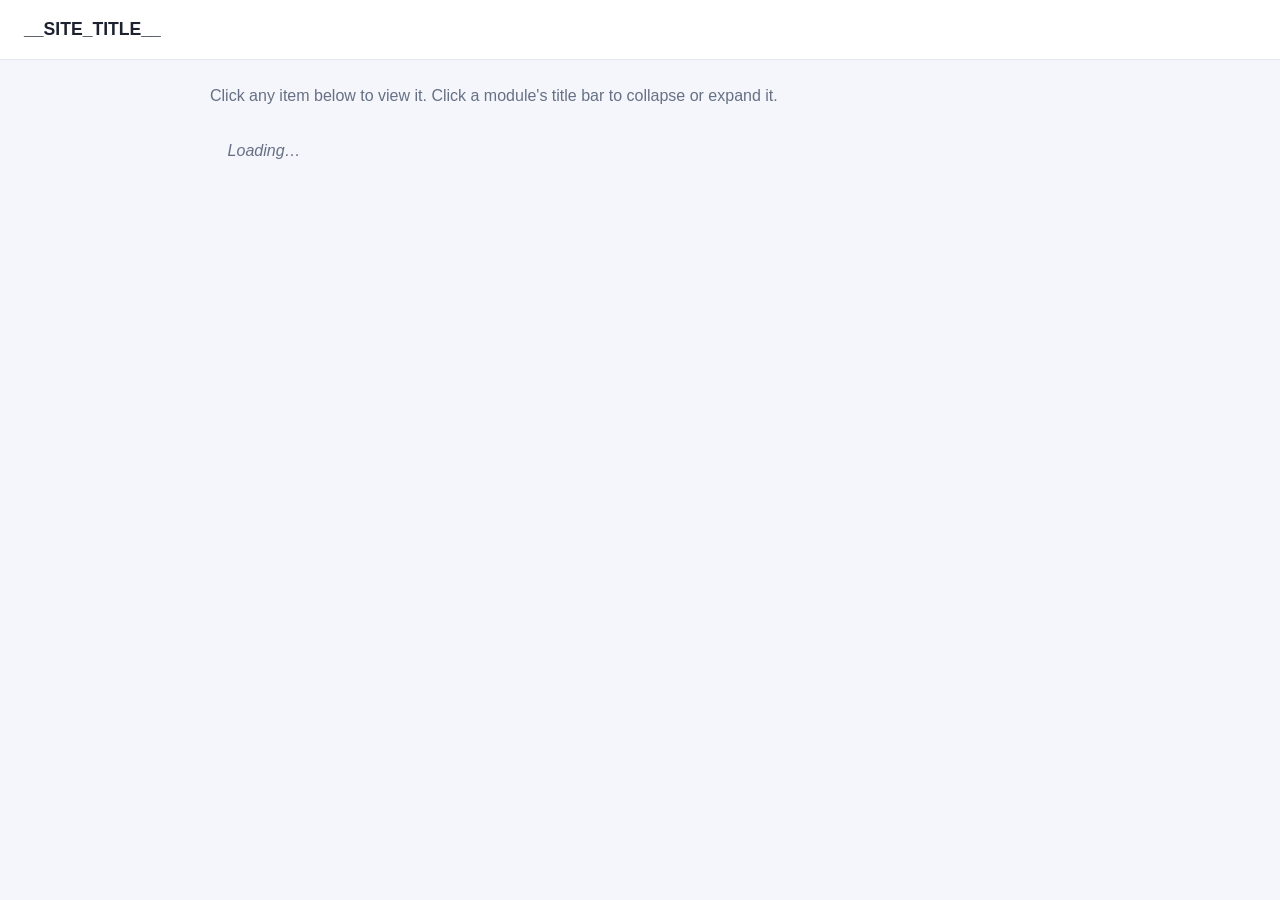
<file: admin/templates/index.html>
<!DOCTYPE html>
<html lang="en">
<head>
<meta charset="utf-8">
<meta name="viewport" content="width=device-width, initial-scale=1">
<meta name="robots" content="noindex, nofollow, noarchive">
<title>__SITE_TITLE__</title>
<link rel="stylesheet" href="styles.css">
</head>
<body>
<header class="site-header">
  <span class="site-title">__SITE_TITLE__</span>
</header>

<main class="page-content">
  <p class="subtitle">Click any item below to view it. Click a module's title bar to collapse or expand it.</p>
  <div id="app"><p class="empty-note">Loading&hellip;</p></div>
</main>

<div id="item-overlay" class="overlay" hidden aria-hidden="true">
  <div class="overlay__backdrop" data-close></div>
  <div class="overlay__dialog" role="dialog" aria-modal="true" aria-labelledby="overlay-title">
    <div class="overlay__header">
      <h2 id="overlay-title" class="overlay__title"></h2>
      <button type="button" class="overlay__close" data-close aria-label="Close">&times;</button>
    </div>
    <div class="overlay__body"></div>
  </div>
</div>

<script id="site-data" type="application/json">__DATA_JSON__</script>
<script src="app.js"></script>
</body>
</html>
</file>
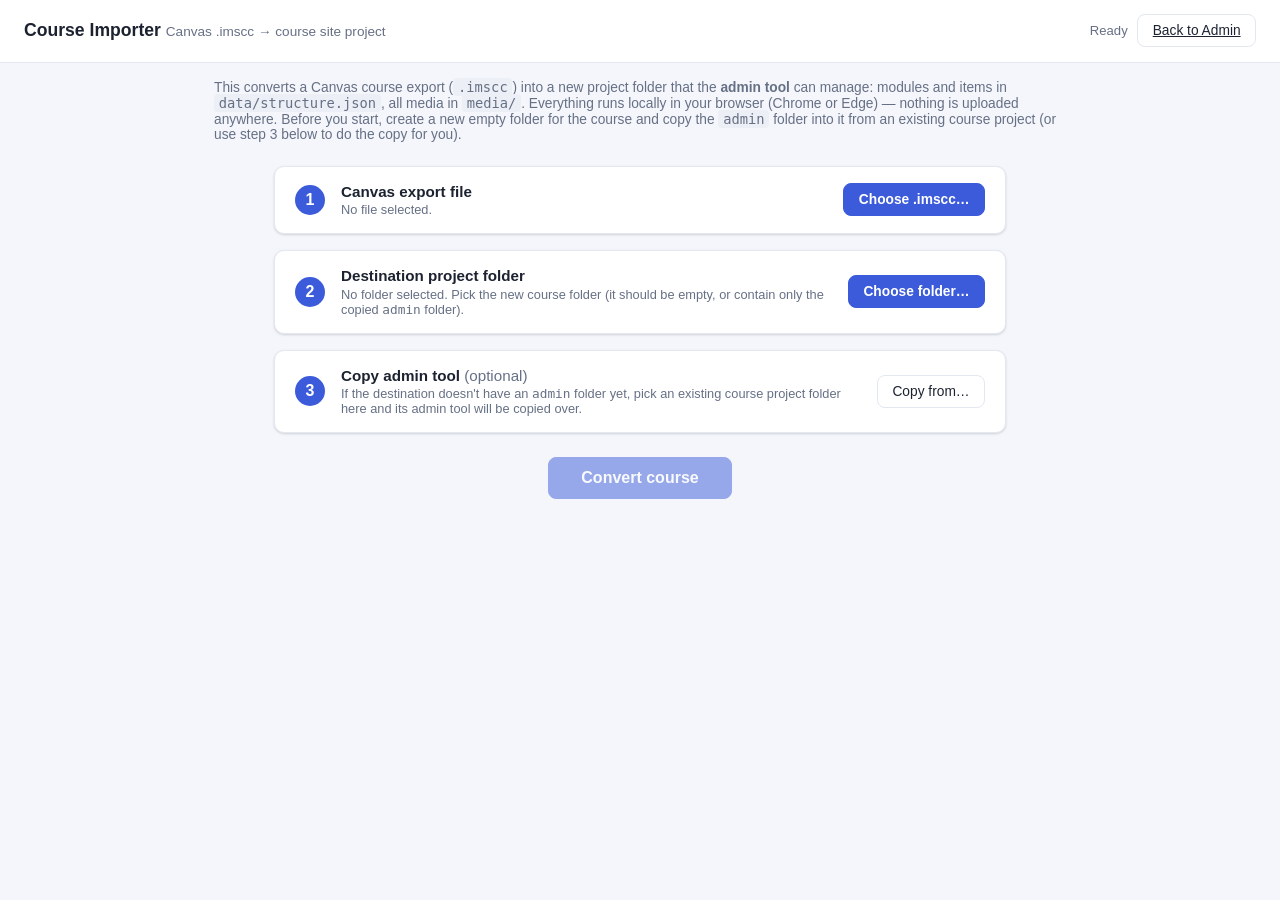
<file: admin/import.html>
<!DOCTYPE html>
<html lang="en">
<head>
<meta charset="utf-8">
<meta name="viewport" content="width=device-width, initial-scale=1">
<title>Course Importer</title>
<link rel="stylesheet" href="admin.css">
<style>
  .imp-wrap { max-width: 780px; margin: 1.5rem auto 4rem; padding: 0 1.5rem; }
  .imp-step { background: var(--card-bg); border: 1px solid var(--border); border-radius: var(--radius); box-shadow: var(--shadow); padding: 1rem 1.25rem; margin-bottom: 1rem; display: flex; align-items: center; gap: 1rem; }
  .imp-step__num { width: 30px; height: 30px; border-radius: 50%; background: var(--accent); color: #fff; font-weight: 700; display: flex; align-items: center; justify-content: center; flex-shrink: 0; }
  .imp-step.done .imp-step__num { background: #0a7d3d; }
  .imp-step__body { flex: 1; min-width: 0; }
  .imp-step__body h3 { margin: 0 0 .15rem; font-size: .95rem; }
  .imp-step__body p { margin: 0; color: var(--muted); font-size: .8rem; overflow-wrap: break-word; }
  .imp-actions { text-align: center; margin: 1.5rem 0; }
  .imp-report { background: var(--card-bg); border: 1px solid var(--border); border-radius: var(--radius); padding: 1rem 1.25rem; font-size: .85rem; }
  .imp-report h3 { margin-top: 0; }
  .imp-report ul { margin: .4rem 0; padding-left: 1.4rem; }
  progress { width: 100%; height: 10px; }
</style>
</head>
<body>
<header class="admin-header">
  <h1>Course Importer <span style="font-weight:400;color:var(--muted);font-size:.85rem">Canvas .imscc &rarr; course site project</span></h1>
  <div class="admin-actions">
    <span id="status" class="status">Ready</span>
    <a class="btn" href="index.html">Back to Admin</a>
  </div>
</header>
<p class="hint">
  This converts a Canvas course export (<code>.imscc</code>) into a new project folder that the
  <strong>admin tool</strong> can manage: modules and items in <code>data/structure.json</code>, all
  media in <code>media/</code>. Everything runs locally in your browser (Chrome or Edge) &mdash;
  nothing is uploaded anywhere. Before you start, create a new empty folder for the course and copy
  the <code>admin</code> folder into it from an existing course project (or use step 3 below to do
  the copy for you).
</p>

<div class="imp-wrap">
  <div class="imp-step" id="step-file">
    <span class="imp-step__num">1</span>
    <div class="imp-step__body">
      <h3>Canvas export file</h3>
      <p id="file-info">No file selected.</p>
    </div>
    <button id="btn-file" class="btn btn--primary" type="button">Choose .imscc&hellip;</button>
  </div>

  <div class="imp-step" id="step-dest">
    <span class="imp-step__num">2</span>
    <div class="imp-step__body">
      <h3>Destination project folder</h3>
      <p id="dest-info">No folder selected. Pick the new course folder (it should be empty, or contain only the copied <code>admin</code> folder).</p>
    </div>
    <button id="btn-dest" class="btn btn--primary" type="button">Choose folder&hellip;</button>
  </div>

  <div class="imp-step" id="step-admin">
    <span class="imp-step__num">3</span>
    <div class="imp-step__body">
      <h3>Copy admin tool <span style="color:var(--muted);font-weight:400">(optional)</span></h3>
      <p id="admin-info">If the destination doesn't have an <code>admin</code> folder yet, pick an existing course project folder here and its admin tool will be copied over.</p>
    </div>
    <button id="btn-admin" class="btn" type="button">Copy from&hellip;</button>
  </div>

  <div class="imp-actions">
    <button id="btn-convert" class="btn btn--primary" type="button" disabled style="font-size:1rem;padding:.7rem 2rem">Convert course</button>
    <div style="margin-top:.8rem"><progress id="progress" value="0" max="100" hidden></progress></div>
  </div>

  <div class="imp-report" id="report" hidden></div>
</div>
<pre id="log" class="log" hidden></pre>

<script src="import.js"></script>
</body>
</html>
</file>
<file: admin/admin.css>
:root {
  --accent: #3b5bdb; --bg: #f4f6fb; --card-bg: #fff; --text: #1c2230;
  --muted: #667085; --border: #e3e7ef; --radius: 10px;
  --shadow: 0 1px 2px rgba(16,24,40,.06), 0 1px 3px rgba(16,24,40,.1);
}
* { box-sizing: border-box; }
body { margin: 0; font-family: -apple-system, "Segoe UI", Helvetica, Arial, sans-serif; background: var(--bg); color: var(--text); }
.admin-header {
  position: sticky; top: 0; z-index: 5; background: var(--card-bg); border-bottom: 1px solid var(--border);
  padding: .9rem 1.5rem; display: flex; align-items: center; justify-content: space-between; flex-wrap: wrap; gap: .75rem;
}
.admin-header h1 { font-size: 1.1rem; margin: 0; }
.admin-actions { display: flex; align-items: center; gap: .6rem; }
.status { font-size: .82rem; color: var(--muted); }
.status.ok { color: #0a7d3d; }
.status.err { color: #b42318; }
.btn { border: 1px solid var(--border); background: #fff; color: var(--text); padding: .5rem .9rem; border-radius: 8px; font-size: .86rem; cursor: pointer; }
.btn:hover { background: var(--bg); }
.btn--primary { background: var(--accent); border-color: var(--accent); color: #fff; font-weight: 600; }
.btn--primary:hover { background: #2a45b0; }
.btn:disabled { opacity: .5; cursor: default; }
.hint { max-width: 900px; margin: 1rem auto 0; padding: 0 1.5rem; color: var(--muted); font-size: .86rem; }
.hint code { background: #eceff5; border-radius: 4px; padding: .05rem .3rem; }

.course-bar { max-width: 1200px; margin: 1rem auto 0; padding: 0 1.5rem; display: flex; align-items: center; gap: .6rem; flex-wrap: wrap; }
.course-bar label { font-size: .88rem; }
.course-bar input { width: min(420px, 60vw); font-size: .95rem; font-weight: 600; border: 1px solid var(--border); border-radius: 8px; padding: .4rem .6rem; font-family: inherit; }
.course-bar input:focus { border-color: var(--accent); outline: none; }
.course-bar__note { color: var(--muted); font-size: .76rem; }

.board { max-width: 1200px; margin: 1.25rem auto 4rem; padding: 0 1.5rem; display: grid; grid-template-columns: repeat(auto-fill, minmax(310px, 1fr)); gap: 1rem; align-items: start; }
.module-box { background: var(--card-bg); border: 1px solid var(--border); border-radius: var(--radius); box-shadow: var(--shadow); padding: .9rem 1rem 1rem; }
.module-box.unfiled-box { border-style: dashed; grid-column: 1/-1; }
.module-box__head { display: flex; align-items: center; gap: .5rem; margin-bottom: .6rem; padding-bottom: .5rem; border-bottom: 2px solid var(--accent); }
.module-box__order { font-size: .7rem; color: var(--accent); font-weight: 700; text-transform: uppercase; flex-shrink: 0; }
.module-title-input { flex: 1; font-weight: 700; font-size: .95rem; border: 1px solid transparent; border-radius: 6px; padding: .2rem .35rem; background: transparent; }
.module-title-input:hover, .module-title-input:focus { border-color: var(--border); background: #fff; }

.item-list { min-height: 40px; list-style: none; margin: 0; padding: 0; }
.item-list.drag-over { background: #eef1fb; border-radius: 6px; }
.item-row { display: flex; align-items: center; gap: .4rem; padding: .35rem .25rem; border-bottom: 1px solid var(--border); cursor: grab; background: var(--card-bg); flex-wrap: wrap; }
.item-row:last-child { border-bottom: none; }
.item-row.dragging { opacity: .35; }
.item-row.is-divider { font-style: italic; }
.drag-handle { color: var(--border); font-size: 1rem; user-select: none; }
.item-title-input { flex: 1; font-size: .86rem; border: 1px solid transparent; border-radius: 6px; padding: .25rem .35rem; background: transparent; min-width: 0; }
.item-title-input:hover, .item-title-input:focus { border-color: var(--border); background: #fff; }
.item-kind { font-size: .65rem; color: var(--muted); border: 1px solid var(--border); border-radius: 4px; padding: .05rem .3rem; text-transform: uppercase; flex-shrink: 0; }
.item-kind--toggle { cursor: pointer; }
.item-kind--toggle:hover { border-color: var(--accent); color: var(--accent); background: #f2f5ff; }

/* per-item private note (admin only) */
.item-note { flex-basis: 100%; padding: .1rem 0 .35rem 1.35rem; }
.item-note textarea { width: 100%; min-height: 46px; border: 1px solid #e6d9a8; background: #fdf6dc; border-radius: 6px; font-size: .78rem; line-height: 1.4; padding: .35rem .5rem; font-family: inherit; resize: vertical; box-sizing: border-box; }
.item-note textarea:focus { outline: none; border-color: #d4b94e; }
.icon-btn.has-note { color: #b58900; visibility: visible; }
.icon-btn.has-note:hover { background: #fdf6dc; }

.switch { position: relative; display: inline-block; width: 34px; height: 19px; flex-shrink: 0; }
.switch input { opacity: 0; width: 0; height: 0; }
.switch .slider { position: absolute; cursor: pointer; inset: 0; background: #ccc; border-radius: 999px; transition: .15s; }
.switch .slider::before { content: ""; position: absolute; height: 14px; width: 14px; left: 3px; bottom: 2.5px; background: #fff; border-radius: 50%; transition: .15s; }
.switch input:checked + .slider { background: var(--accent); }
.switch input:checked + .slider::before { transform: translateX(15px); }

.log { max-width: 1200px; margin: 0 1.5rem 3rem; background: #12151c; color: #d8dee9; padding: 1rem; border-radius: 8px; font-size: .8rem; white-space: pre-wrap; max-height: 320px; overflow-y: auto; }

/* ---------------- row / module action buttons ---------------- */
.row-actions { display: flex; align-items: center; gap: 1px; flex-shrink: 0; }
.icon-btn { border: none; background: transparent; color: var(--muted); cursor: pointer; font-size: .82rem; padding: 2px 4px; border-radius: 4px; line-height: 1; }
.icon-btn:hover { background: var(--bg); color: var(--text); }
.icon-btn--danger:hover { color: #b42318; background: #fdecea; }
.icon-btn--hover { visibility: hidden; }
.item-row:hover .icon-btn--hover,
.module-box__head:hover .icon-btn--hover { visibility: visible; }

.module-box__foot { display: flex; gap: .5rem; margin-top: .55rem; }
.add-btn { border: 1px dashed var(--border); background: transparent; color: var(--muted); font-size: .74rem; border-radius: 6px; padding: .2rem .55rem; cursor: pointer; }
.add-btn:hover { color: var(--accent); border-color: var(--accent); background: #f2f5ff; }

/* ---------------- content editor overlay ---------------- */
.ed-overlay { position: fixed; inset: 0; z-index: 50; }
.ed-overlay[hidden] { display: none; }
.ed-backdrop { position: absolute; inset: 0; background: rgba(16,24,40,.55); }
.ed-dialog {
  position: relative; margin: 2.5vh auto; width: min(96vw, 1000px); height: 95vh;
  background: #fff; border-radius: 12px; box-shadow: 0 12px 32px rgba(16,24,40,.25);
  display: flex; flex-direction: column; overflow: hidden;
}
.ed-head { display: flex; align-items: center; gap: .6rem; padding: .65rem 1rem; border-bottom: 1px solid var(--border); }
.ed-title { flex: 1; min-width: 0; font-size: 1.05rem; font-weight: 700; border: 1px solid transparent; border-radius: 6px; padding: .25rem .4rem; font-family: inherit; }
.ed-title:hover, .ed-title:focus { border-color: var(--border); }
.ed-toolbar { display: flex; flex-wrap: wrap; gap: 2px; padding: .4rem .6rem; border-bottom: 1px solid var(--border); background: #fafbfe; align-items: center; }
.ed-toolbar button { border: 1px solid transparent; background: transparent; border-radius: 6px; padding: .28rem .45rem; font-size: .84rem; cursor: pointer; color: var(--text); min-width: 28px; font-family: inherit; }
.ed-toolbar button:hover { background: #eceff8; border-color: var(--border); }
.ed-toolbar select { font-size: .82rem; border: 1px solid var(--border); border-radius: 6px; padding: .22rem .3rem; background: #fff; }
.ed-sep { width: 1px; height: 18px; background: var(--border); margin: 0 .35rem; flex-shrink: 0; }
.ed-toolbar.disabled { opacity: .45; pointer-events: none; }
.ed-visual { flex: 1; overflow-y: auto; padding: 1.25rem 1.5rem 2.5rem; outline: none; line-height: 1.55; }
.ed-visual[hidden] { display: none; }
.ed-html { flex: 1; resize: none; border: none; outline: none; font-family: Consolas, "Courier New", monospace; font-size: .82rem; line-height: 1.5; padding: 1rem 1.25rem; background: #12151c; color: #d8dee9; white-space: pre-wrap; }
.ed-html[hidden] { display: none; }
.ed-foot { display: flex; align-items: center; gap: .6rem; padding: .65rem 1rem; border-top: 1px solid var(--border); }
.ed-hint { flex: 1; color: var(--muted); font-size: .76rem; }

/* content styles inside the visual editor (mirror the published site) */
.ed-visual img { max-width: 100%; height: auto; border-radius: 6px; }
.ed-visual iframe { max-width: 100%; border: none; border-radius: 6px; }
.ed-visual pre { background: #f0f1f5; padding: .9rem; border-radius: 8px; overflow-x: auto; }
.ed-visual code { background: #f0f1f5; padding: .1rem .35rem; border-radius: 4px; }
.ed-visual table { border-collapse: collapse; width: 100%; margin: 1rem 0; }
.ed-visual th, .ed-visual td { border: 1px solid #cdd3de; padding: .5rem .7rem; text-align: left; min-width: 2rem; }
.ed-visual blockquote { border-left: 3px solid var(--border); margin-left: 0; padding-left: 1rem; color: var(--muted); }
.ed-visual .item-meta { color: var(--muted); font-size: .85rem; margin-bottom: 1rem; }
.ed-visual .qz-question { border: 1px solid var(--border); border-radius: 8px; padding: .9rem 1rem; margin-bottom: 1rem; }
.ed-visual .qz-qtitle { margin: 0 0 .5rem; font-size: 1rem; }
.ed-visual .qz-choices { list-style: none; margin: .6rem 0 0; padding: 0; }
.ed-visual .qz-choice { padding: .3rem .4rem; border-radius: 6px; }
.ed-visual .qz-correct { background: #e8f6ee; color: #0a7d3d; font-weight: 600; }
.ed-visual .qz-mark { display: inline-block; width: 1.1rem; color: #0a7d3d; }
.ed-visual .qz-fib code { background: #e8f6ee; color: #0a7d3d; }

/* floating size panels for images and tables in the editor */
.ed-float { position: absolute; z-index: 30; background: #1c2230; color: #fff; border-radius: 8px; padding: .4rem .6rem; display: flex; gap: .35rem; align-items: center; font-size: .78rem; box-shadow: 0 4px 16px rgba(16,24,40,.35); flex-wrap: wrap; max-width: 92%; }
.ed-float[hidden] { display: none; }
.ed-float label { display: flex; gap: .3rem; align-items: center; white-space: nowrap; }
.ed-float input { width: 76px; border: none; border-radius: 5px; padding: .2rem .35rem; font-size: .78rem; font-family: inherit; }
.ed-float button { border: 1px solid rgba(255,255,255,.3); background: transparent; color: #fff; border-radius: 5px; padding: .15rem .45rem; font-size: .74rem; cursor: pointer; font-family: inherit; }
.ed-float button:hover { background: rgba(255,255,255,.15); }
.ed-float__hint { color: rgba(255,255,255,.6); font-size: .7rem; }
.ed-visual img.ed-target { outline: 2px solid var(--accent); outline-offset: 2px; }
.ed-visual table.ed-target { outline: 2px dashed var(--accent); outline-offset: 2px; }
.ed-visual.col-resize, .ed-visual.col-resize * { cursor: col-resize !important; }
body.col-dragging, body.col-dragging * { cursor: col-resize !important; user-select: none; }

/* ---------------- media picker overlay ---------------- */
.mp-overlay { position: fixed; inset: 0; z-index: 60; }
.mp-overlay[hidden] { display: none; }
.mp-backdrop { position: absolute; inset: 0; background: rgba(16,24,40,.45); }
.mp-dialog {
  position: relative; margin: 6vh auto; width: min(92vw, 880px); height: 86vh;
  background: #fff; border-radius: 12px; box-shadow: 0 12px 32px rgba(16,24,40,.25);
  display: flex; flex-direction: column; overflow: hidden;
}
.mp-head { display: flex; align-items: center; gap: .6rem; padding: .65rem 1rem; border-bottom: 1px solid var(--border); }
.mp-head input { flex: 1; min-width: 0; border: 1px solid var(--border); border-radius: 6px; padding: .35rem .55rem; font-size: .86rem; font-family: inherit; }
.mp-grid { flex: 1; overflow-y: auto; padding: 1rem; display: grid; grid-template-columns: repeat(auto-fill, minmax(125px, 1fr)); gap: .6rem; align-content: start; }
.mp-tile { border: 1px solid var(--border); border-radius: 8px; background: #fff; cursor: pointer; padding: .35rem; display: flex; flex-direction: column; gap: .3rem; align-items: center; font-family: inherit; }
.mp-tile:hover { border-color: var(--accent); box-shadow: var(--shadow); }
.mp-tile img { width: 100%; height: 82px; object-fit: contain; background: #f4f6fb; border-radius: 5px; }
.mp-tile span { font-size: .67rem; color: var(--muted); word-break: break-all; text-align: center; }
.mp-note { color: var(--muted); padding: .5rem; grid-column: 1 / -1; margin: 0; }
</file>
<file: publish/styles.css>
:root {
  --accent: #3b5bdb;
  --accent-dark: #2a45b0;
  --bg: #f4f6fb;
  --card-bg: #ffffff;
  --text: #1c2230;
  --muted: #667085;
  --border: #e3e7ef;
  --radius: 12px;
  --shadow: 0 1px 2px rgba(16,24,40,.06), 0 1px 3px rgba(16,24,40,.10);
  --shadow-lg: 0 12px 32px rgba(16,24,40,.22);
  --correct: #0a7d3d;
}
* { box-sizing: border-box; }
body {
  margin: 0;
  font-family: -apple-system, "Segoe UI", Helvetica, Arial, sans-serif;
  background: var(--bg);
  color: var(--text);
  line-height: 1.55;
}
.site-header {
  background: var(--card-bg);
  border-bottom: 1px solid var(--border);
  padding: 1rem 1.5rem;
  position: sticky;
  top: 0;
  z-index: 20;
  display: flex;
  align-items: center;
  justify-content: space-between;
  gap: 1rem;
  flex-wrap: wrap;
}
.site-title { font-weight: 700; font-size: 1.1rem; }
.site-actions { display: flex; gap: 0.6rem; align-items: center; }
.site-actions button {
  border: 1px solid var(--border); background: #fff; border-radius: 8px;
  padding: 0.4rem 0.8rem; font-size: 0.82rem; cursor: pointer; color: var(--text);
}
.site-actions button:hover { background: var(--bg); }

.page-content { max-width: 900px; margin: 0 auto; padding: 1.5rem 1.25rem 4rem; }
.subtitle { color: var(--muted); margin-top: 0; }

.module-card {
  background: var(--card-bg);
  border: 1px solid var(--border);
  border-radius: var(--radius);
  box-shadow: var(--shadow);
  margin-bottom: 1rem;
  overflow: hidden;
}
.module-card__head {
  display: flex; align-items: center; gap: 0.75rem;
  padding: 0.9rem 1.1rem;
  cursor: pointer;
  user-select: none;
}
.module-card__head:hover { background: #fafbff; }
.module-card__chevron {
  transition: transform 0.15s;
  color: var(--accent);
  flex-shrink: 0;
  font-size: 0.8rem;
}
.module-card.collapsed .module-card__chevron { transform: rotate(-90deg); }
.module-card__title { font-weight: 700; flex: 1; }
.module-card__index { font-size: 0.7rem; font-weight: 700; text-transform: uppercase; color: var(--accent); margin-right: 0.5rem; }
.module-card__count { font-size: 0.78rem; color: var(--muted); }

.module-card__body { border-top: 1px solid var(--border); }
.module-card.collapsed .module-card__body { display: none; }

.item-list { list-style: none; margin: 0; padding: 0; }
.item-list li {
  padding: 0.55rem 1.1rem;
  border-bottom: 1px solid var(--border);
  display: flex; align-items: center; gap: 0.5rem;
}
.item-list li:last-child { border-bottom: none; }

.item-link { text-decoration: none; color: var(--text); flex: 1; font-size: 0.94rem; cursor: pointer; background: none; border: none; text-align: left; padding: 0; font-family: inherit; }
.item-link:hover { color: var(--accent); text-decoration: underline; }
.item-link.kind-page::before, .item-link.kind-assignment::before, .item-link.kind-quiz::before, .item-link.kind-discussion::before {
  content: ""; display: inline-block; width: 6px; height: 6px; border-radius: 50%;
  background: var(--accent); margin-right: 0.5rem; vertical-align: middle;
}
.item-link.kind-assignment::before { background: #e8930c; }
.item-badge { font-size: 0.65rem; color: var(--muted); border: 1px solid var(--border); border-radius: 4px; padding: 0.05rem 0.35rem; text-transform: uppercase; }
.item-icon { color: var(--muted); font-size: 0.85rem; }
.item-icon--assignment { color: #e8930c; font-size: 0.8rem; }
.divider-row { font-weight: 700; text-transform: uppercase; font-size: 0.72rem; letter-spacing: .04em; color: var(--muted); padding-top: 1rem !important; }

.empty-note { padding: 0.9rem 1.1rem; color: var(--muted); font-style: italic; margin: 0; }
.unfiled-link { color: var(--muted); font-size: 0.85rem; }

/* overlay */
.overlay { position: fixed; inset: 0; z-index: 100; }
.overlay[hidden] { display: none; }
.overlay__backdrop { position: absolute; inset: 0; background: rgba(16,24,40,.55); }
.overlay__dialog {
  position: relative; margin: 3vh auto; width: min(92vw, 920px); max-height: 94vh;
  background: var(--card-bg); border-radius: var(--radius); box-shadow: var(--shadow-lg);
  display: flex; flex-direction: column; overflow: hidden;
}
.overlay__header {
  display: flex; align-items: center; justify-content: space-between; gap: 1rem;
  padding: 1rem 1.25rem; border-bottom: 1px solid var(--border); flex-shrink: 0;
}
.overlay__title { font-size: 1.15rem; margin: 0; }
.overlay__close {
  border: none; background: var(--bg); width: 34px; height: 34px; border-radius: 50%;
  font-size: 1.3rem; line-height: 1; cursor: pointer; color: var(--muted); flex-shrink: 0;
}
.overlay__close:hover { background: var(--border); color: var(--text); }
.overlay__body { padding: 1.5rem 1.75rem 2rem; overflow-y: auto; }

.overlay__body img { max-width: 100%; height: auto; border-radius: 6px; }
/* neutralize Canvas editor artifacts (saved upload placeholders) that would
   otherwise stretch an invisible image over the dialog and block clicks */
.overlay__body [data-placeholder-for], .overlay__body img:not([src]) { display: none !important; }
.overlay__body iframe { max-width: 100%; border: none; border-radius: 6px; }
.overlay__body pre { background: #f0f1f5; padding: .9rem; border-radius: 8px; overflow-x: auto; }
.overlay__body code { background: #f0f1f5; padding: .1rem .35rem; border-radius: 4px; }
.overlay__body table { border-collapse: collapse; width: 100%; margin: 1rem 0; }
.overlay__body th, .overlay__body td { border: 1px solid var(--border); padding: .5rem .7rem; text-align: left; }
.item-meta { color: var(--muted); font-size: 0.85rem; margin-bottom: 1rem; }

.qz-question { border: 1px solid var(--border); border-radius: 8px; padding: 0.9rem 1rem; margin-bottom: 1rem; }
.qz-qtitle { margin: 0 0 0.5rem; font-size: 1rem; }
.qz-choices { list-style: none; margin: 0.6rem 0 0; padding: 0; }
.qz-choice { padding: 0.3rem 0.4rem; border-radius: 6px; }
.qz-correct { background: #e8f6ee; color: var(--correct); font-weight: 600; }
.qz-mark { display: inline-block; width: 1.1rem; color: var(--correct); }
.qz-fib code { background: #e8f6ee; color: var(--correct); }

@media (max-width: 640px) {
  .overlay__dialog { width: 100vw; height: 100vh; max-height: 100vh; margin: 0; border-radius: 0; }
  .page-content { padding: 1rem 0.75rem 3rem; }
}
</file>
<file: admin/templates/styles.css>
:root {
  --accent: #3b5bdb;
  --accent-dark: #2a45b0;
  --bg: #f4f6fb;
  --card-bg: #ffffff;
  --text: #1c2230;
  --muted: #667085;
  --border: #e3e7ef;
  --radius: 12px;
  --shadow: 0 1px 2px rgba(16,24,40,.06), 0 1px 3px rgba(16,24,40,.10);
  --shadow-lg: 0 12px 32px rgba(16,24,40,.22);
  --correct: #0a7d3d;
}
* { box-sizing: border-box; }
body {
  margin: 0;
  font-family: -apple-system, "Segoe UI", Helvetica, Arial, sans-serif;
  background: var(--bg);
  color: var(--text);
  line-height: 1.55;
}
.site-header {
  background: var(--card-bg);
  border-bottom: 1px solid var(--border);
  padding: 1rem 1.5rem;
  position: sticky;
  top: 0;
  z-index: 20;
  display: flex;
  align-items: center;
  justify-content: space-between;
  gap: 1rem;
  flex-wrap: wrap;
}
.site-title { font-weight: 700; font-size: 1.1rem; }
.site-actions { display: flex; gap: 0.6rem; align-items: center; }
.site-actions button {
  border: 1px solid var(--border); background: #fff; border-radius: 8px;
  padding: 0.4rem 0.8rem; font-size: 0.82rem; cursor: pointer; color: var(--text);
}
.site-actions button:hover { background: var(--bg); }

.page-content { max-width: 900px; margin: 0 auto; padding: 1.5rem 1.25rem 4rem; }
.subtitle { color: var(--muted); margin-top: 0; }

.module-card {
  background: var(--card-bg);
  border: 1px solid var(--border);
  border-radius: var(--radius);
  box-shadow: var(--shadow);
  margin-bottom: 1rem;
  overflow: hidden;
}
.module-card__head {
  display: flex; align-items: center; gap: 0.75rem;
  padding: 0.9rem 1.1rem;
  cursor: pointer;
  user-select: none;
}
.module-card__head:hover { background: #fafbff; }
.module-card__chevron {
  transition: transform 0.15s;
  color: var(--accent);
  flex-shrink: 0;
  font-size: 0.8rem;
}
.module-card.collapsed .module-card__chevron { transform: rotate(-90deg); }
.module-card__title { font-weight: 700; flex: 1; }
.module-card__index { font-size: 0.7rem; font-weight: 700; text-transform: uppercase; color: var(--accent); margin-right: 0.5rem; }
.module-card__count { font-size: 0.78rem; color: var(--muted); }

.module-card__body { border-top: 1px solid var(--border); }
.module-card.collapsed .module-card__body { display: none; }

.item-list { list-style: none; margin: 0; padding: 0; }
.item-list li {
  padding: 0.55rem 1.1rem;
  border-bottom: 1px solid var(--border);
  display: flex; align-items: center; gap: 0.5rem;
}
.item-list li:last-child { border-bottom: none; }

.item-link { text-decoration: none; color: var(--text); flex: 1; font-size: 0.94rem; cursor: pointer; background: none; border: none; text-align: left; padding: 0; font-family: inherit; }
.item-link:hover { color: var(--accent); text-decoration: underline; }
.item-link.kind-page::before, .item-link.kind-assignment::before, .item-link.kind-quiz::before, .item-link.kind-discussion::before {
  content: ""; display: inline-block; width: 6px; height: 6px; border-radius: 50%;
  background: var(--accent); margin-right: 0.5rem; vertical-align: middle;
}
.item-link.kind-assignment::before { background: #e8930c; }
.item-badge { font-size: 0.65rem; color: var(--muted); border: 1px solid var(--border); border-radius: 4px; padding: 0.05rem 0.35rem; text-transform: uppercase; }
.item-icon { color: var(--muted); font-size: 0.85rem; }
.item-icon--assignment { color: #e8930c; font-size: 0.8rem; }
.divider-row { font-weight: 700; text-transform: uppercase; font-size: 0.72rem; letter-spacing: .04em; color: var(--muted); padding-top: 1rem !important; }

.empty-note { padding: 0.9rem 1.1rem; color: var(--muted); font-style: italic; margin: 0; }
.unfiled-link { color: var(--muted); font-size: 0.85rem; }

/* overlay */
.overlay { position: fixed; inset: 0; z-index: 100; }
.overlay[hidden] { display: none; }
.overlay__backdrop { position: absolute; inset: 0; background: rgba(16,24,40,.55); }
.overlay__dialog {
  position: relative; margin: 3vh auto; width: min(92vw, 920px); max-height: 94vh;
  background: var(--card-bg); border-radius: var(--radius); box-shadow: var(--shadow-lg);
  display: flex; flex-direction: column; overflow: hidden;
}
.overlay__header {
  display: flex; align-items: center; justify-content: space-between; gap: 1rem;
  padding: 1rem 1.25rem; border-bottom: 1px solid var(--border); flex-shrink: 0;
}
.overlay__title { font-size: 1.15rem; margin: 0; }
.overlay__close {
  border: none; background: var(--bg); width: 34px; height: 34px; border-radius: 50%;
  font-size: 1.3rem; line-height: 1; cursor: pointer; color: var(--muted); flex-shrink: 0;
}
.overlay__close:hover { background: var(--border); color: var(--text); }
.overlay__body { padding: 1.5rem 1.75rem 2rem; overflow-y: auto; }

.overlay__body img { max-width: 100%; height: auto; border-radius: 6px; }
/* neutralize Canvas editor artifacts (saved upload placeholders) that would
   otherwise stretch an invisible image over the dialog and block clicks */
.overlay__body [data-placeholder-for], .overlay__body img:not([src]) { display: none !important; }
.overlay__body iframe { max-width: 100%; border: none; border-radius: 6px; }
.overlay__body pre { background: #f0f1f5; padding: .9rem; border-radius: 8px; overflow-x: auto; }
.overlay__body code { background: #f0f1f5; padding: .1rem .35rem; border-radius: 4px; }
.overlay__body table { border-collapse: collapse; width: 100%; margin: 1rem 0; }
.overlay__body th, .overlay__body td { border: 1px solid var(--border); padding: .5rem .7rem; text-align: left; }
.item-meta { color: var(--muted); font-size: 0.85rem; margin-bottom: 1rem; }

.qz-question { border: 1px solid var(--border); border-radius: 8px; padding: 0.9rem 1rem; margin-bottom: 1rem; }
.qz-qtitle { margin: 0 0 0.5rem; font-size: 1rem; }
.qz-choices { list-style: none; margin: 0.6rem 0 0; padding: 0; }
.qz-choice { padding: 0.3rem 0.4rem; border-radius: 6px; }
.qz-correct { background: #e8f6ee; color: var(--correct); font-weight: 600; }
.qz-mark { display: inline-block; width: 1.1rem; color: var(--correct); }
.qz-fib code { background: #e8f6ee; color: var(--correct); }

@media (max-width: 640px) {
  .overlay__dialog { width: 100vw; height: 100vh; max-height: 100vh; margin: 0; border-radius: 0; }
  .page-content { padding: 1rem 0.75rem 3rem; }
}
</file>
